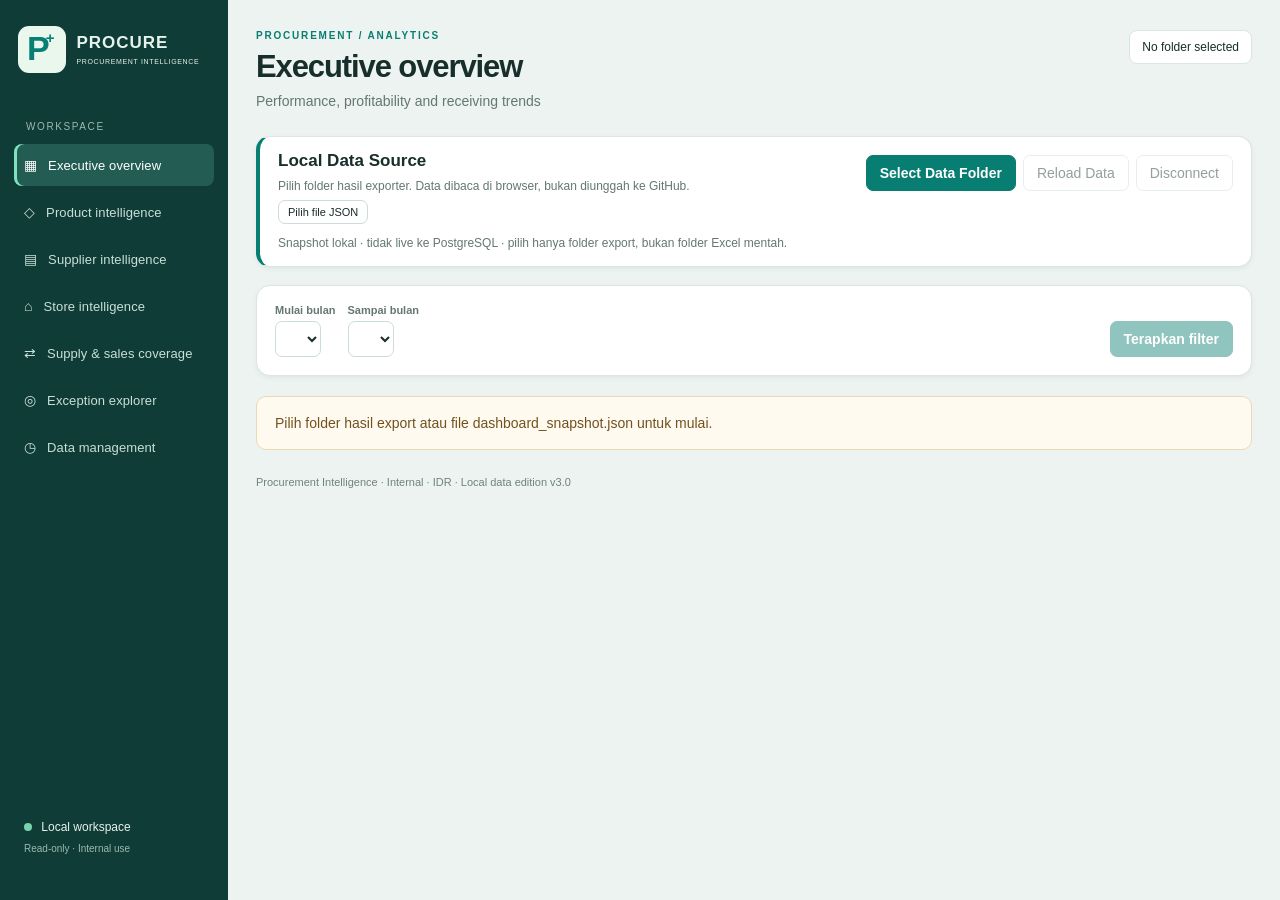
<file: index.html>
<!doctype html><html lang="id"><head><meta charset="utf-8"><meta name="viewport" content="width=device-width,initial-scale=1"><meta http-equiv="Content-Security-Policy" content="default-src 'none'; script-src 'self'; style-src 'self'; img-src 'self' data:; connect-src 'none'; object-src 'none'; base-uri 'none'; form-action 'none'; font-src 'self'"> <meta name="referrer" content="no-referrer"><title>Procurement Intelligence | Local Data</title><link rel="stylesheet" href="./style.css"><script defer src="./local-data.js"></script><script defer src="./app.js"></script></head><body>
<aside><div class="brand"><div class="logo">P<span>+</span></div><div><strong>PROCURE</strong><small>PROCUREMENT INTELLIGENCE</small></div></div><div class="nav-label">WORKSPACE</div><nav id="nav"><button data-page="overview" class="active">▦ <span>Executive overview</span></button><button data-page="products">◇ <span>Product intelligence</span></button><button data-page="suppliers">▤ <span>Supplier intelligence</span></button><button data-page="stores">⌂ <span>Store intelligence</span></button><button data-page="coverage">⇄ <span>Supply & sales coverage</span></button><button data-page="quality">◎ <span>Exception explorer</span></button><button data-page="imports">◷ <span>Data management</span></button></nav><div class="aside-foot"><span class="dot"></span> Local workspace<br><small>Read-only · Internal use</small></div></aside>
<main><header><div><div class="eyebrow">PROCUREMENT / ANALYTICS</div><h1 id="title">Executive overview</h1><p id="subtitle">Performance, profitability and receiving trends</p></div><div class="status" id="status">No folder selected</div></header>
<section class="panel source-panel"><div class="panel-head"><div><h2>Local Data Source</h2><p id="sourceInfo">Pilih folder hasil exporter. Data dibaca di browser, bukan diunggah ke GitHub.</p></div><div class="source-actions"><button id="chooseFolder" class="primary">Select Data Folder</button><button id="reloadFolder" disabled>Reload Data</button><button id="disconnect" disabled>Disconnect</button></div></div><input id="folderPicker" type="file" webkitdirectory multiple hidden><input id="filePicker" type="file" accept=".json" hidden><button id="chooseFile">Pilih file JSON</button><p class="compact">Snapshot lokal · tidak live ke PostgreSQL · pilih hanya folder export, bukan folder Excel mentah.</p></section><section class="filters" id="filters"><div><label for="start">Mulai bulan</label><select id="start"></select></div><div><label for="end">Sampai bulan</label><select id="end"></select></div><div id="rankFilters" class="rank-filters" hidden><div><label for="globalScope">Scope</label><select id="globalScope"><option value="merchandise">Merchandise</option><option value="nonmerchandise">Non-merchandise</option><option value="all">Consolidated</option></select></div><div><label for="pic">PIC (aktif)</label><select id="pic"></select></div><div><label for="brandFilter">Brand (snapshot)</label><select id="brandFilter"></select></div><div><label for="division">Division (snapshot)</label><select id="division"></select></div><div><label for="department">Department (snapshot)</label><select id="department"></select></div></div><div class="spacer"></div><button id="export" hidden>Export CSV</button><button id="apply" class="primary">Terapkan filter</button></section><div id="message" role="status"></div><div id="content" aria-live="polite"></div><dialog id="detailDialog"><div class="dialog-head"><h2 id="detailTitle">Detail</h2><button id="closeDetail">Tutup ×</button></div><div id="detailBody"></div></dialog><footer>Procurement Intelligence · Internal · IDR · Local data edition v3.0</footer></main></body></html>
</file>
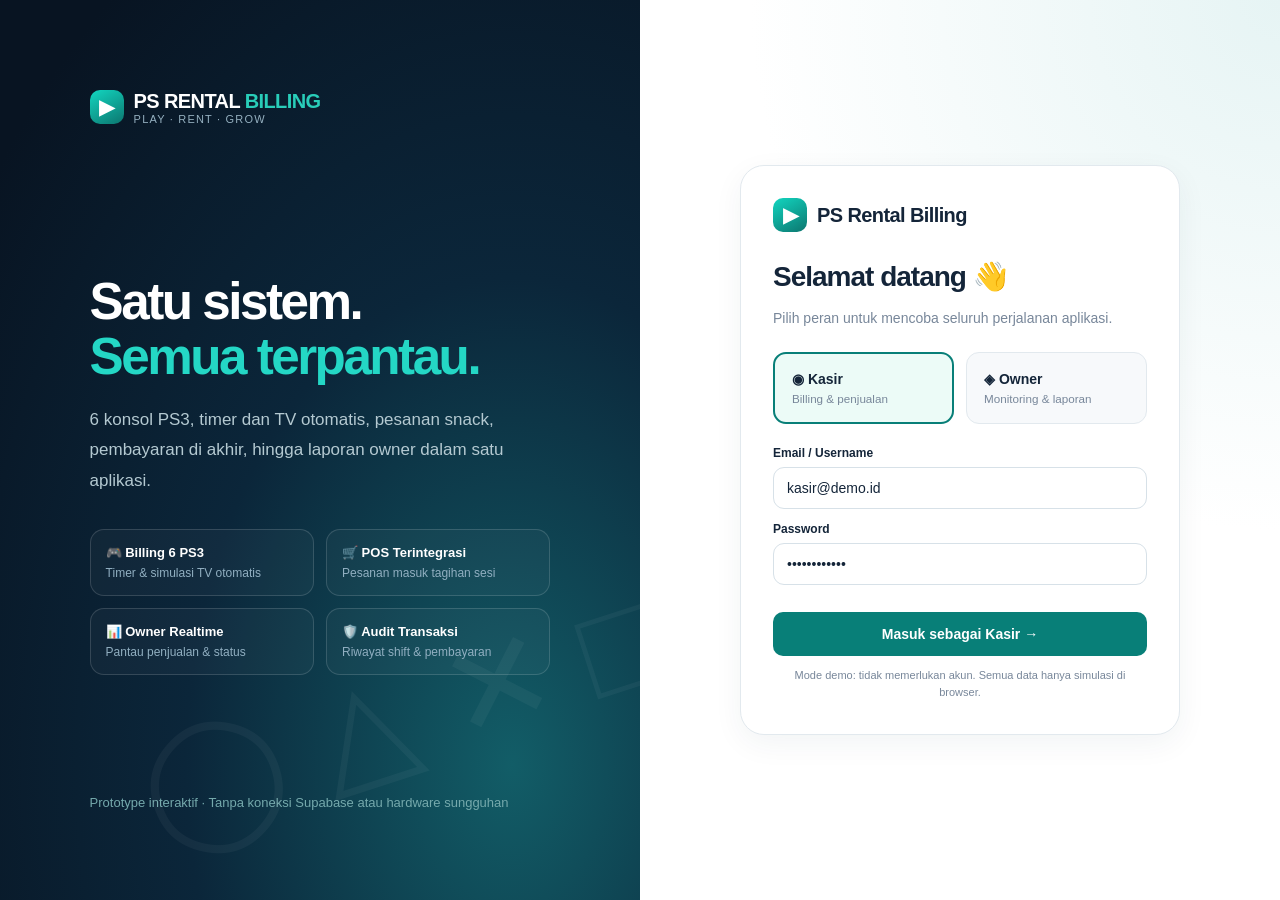
<file: PS_Rental_Billing_UIUX_v0.3_Interaktif.html>
<!DOCTYPE html>
<html lang="id"><head><meta charset="utf-8"><meta name="viewport" content="width=device-width, initial-scale=1"><title>PS Rental Billing — v0.3 Audit & POS Interactive</title>
<style>
:root{--navy:#0b1725;--navy2:#142538;--teal:#087f78;--teal2:#0da596;--light:#f3f7f8;--card:#fff;--txt:#142539;--muted:#78879a;--border:#e2e9ee;--shadow:0 9px 30px rgba(24,52,73,.055);--orange:#ef922f;--red:#dc5660;--blue:#347fca;--green:#129775}
*{box-sizing:border-box}body{margin:0;background:var(--light);color:var(--txt);font-family:Inter,ui-sans-serif,-apple-system,BlinkMacSystemFont,"Segoe UI",sans-serif;font-size:14px}button,input,select,textarea{font:inherit}button{cursor:pointer;border:0}button:disabled{opacity:.42;cursor:not-allowed}.hidden{display:none!important}
#app{min-height:100vh}.login{min-height:100vh;display:grid;grid-template-columns:1fr 1fr;background:white}.hero{position:relative;overflow:hidden;background:radial-gradient(ellipse at 80% 85%,#125d67 0%,#0b263a 45%,#081422 90%);color:white;padding:clamp(32px,7vw,96px);display:flex;flex-direction:column;justify-content:space-between}.hero:before{content:"◯  △  ✕  □";position:absolute;bottom:12%;right:-5%;font-size:130px;opacity:.04;transform:rotate(-18deg);white-space:nowrap}.brand{font-size:20px;font-weight:840;letter-spacing:-.6px;display:flex;align-items:center;gap:10px}.brandmark{display:inline-flex;width:34px;height:34px;border-radius:10px;background:linear-gradient(150deg,#12d6c0,#0c766f);align-items:center;justify-content:center;color:white;font-weight:900}.subbrand{font-size:11px;font-weight:500;color:#95b0c0;letter-spacing:1.2px}.hero h1{font-size:clamp(35px,4vw,60px);line-height:1.07;letter-spacing:-2.5px;margin:30px 0 20px}.hero h1 em{font-style:normal;color:#24d7c5}.hero p{color:#b4c9d1;max-width:530px;font-size:17px;line-height:1.8}.features{display:grid;grid-template-columns:repeat(2,minmax(0,1fr));gap:12px;margin-top:32px}.feature{padding:15px;border:1px solid #ffffff25;background:#ffffff08;border-radius:14px;font-size:13px}.feature strong{display:block;margin-bottom:5px}.feature span{color:#91afc1;font-size:12px}.hero-bottom{color:#75a9ac;font-size:13px}.login-right{padding:40px;display:grid;place-items:center;background:radial-gradient(circle at 100% 0%,#e6f4f4,white 48%)}.login-card{width:min(440px,100%);background:white;border:1px solid var(--border);box-shadow:var(--shadow);border-radius:24px;padding:32px}.login-card h2{font-size:28px;margin:28px 0 8px;letter-spacing:-1px}.login-card p{color:var(--muted);line-height:1.6}.role-pick{display:grid;grid-template-columns:1fr 1fr;gap:12px;margin:22px 0}.role-btn{background:#f7f9fb;border:1px solid var(--border);padding:17px;text-align:left;border-radius:13px;font-weight:750;color:var(--txt)}.role-btn small{display:block;font-weight:400;color:var(--muted);margin-top:5px}.role-btn.selected{border:2px solid var(--teal);background:#ecfbf7}.field{display:flex;flex-direction:column;gap:7px;margin:13px 0}.field label{font-size:12px;font-weight:750}.field input,.field select,.field textarea,.text-input{width:100%;padding:12px 13px;background:white;border:1px solid #d7e1e8;border-radius:11px;outline:none;color:var(--txt)}.field input:focus,.field select:focus,.text-input:focus{border-color:var(--teal);box-shadow:0 0 0 3px #0a918312}.hint{font-size:11px;color:var(--muted);line-height:1.5}.btn{border-radius:10px;padding:10px 14px;background:var(--teal);color:white;font-weight:750;display:inline-flex;align-items:center;justify-content:center;gap:7px;transition:.12s}.btn:hover{filter:brightness(.95)}.btn.ghost{background:white;color:#30445a;border:1px solid var(--border)}.btn.warn{background:#fef0e9;color:#c55b29}.btn.danger{background:#fff0f2;color:#cb4250}.btn.blue{background:#e8f2ff;color:#2c75b9}.btn.small{padding:7px 10px;font-size:12px}.btn.full{width:100%}.btn.dark{background:var(--navy)}
.shell{display:flex;min-height:100vh}.sidebar{width:244px;flex:0 0 244px;background:linear-gradient(180deg,#0d2130,#091722);color:#f0f7f8;display:flex;flex-direction:column;padding:24px 14px 18px;position:sticky;top:0;height:100vh;overflow-y:auto}.side-brand{padding:0 12px 25px}.nav-title{font-size:10px;letter-spacing:2px;color:#7592a6;padding:16px 13px 10px;font-weight:800}.navbtn{display:flex;width:100%;align-items:center;gap:11px;padding:12px 14px;color:#b4c5d1;background:none;text-align:left;border-radius:11px;margin:2px 0;font-size:13px}.navbtn:hover{background:#ffffff11;color:white}.navbtn.active{background:linear-gradient(100deg,#0b857f,#0a777c);color:white;font-weight:750}.navbtn .ic{font-size:17px;width:22px;text-align:center}.navbtn .ntag{margin-left:auto;background:#d84e54;color:white;font-size:10px;padding:2px 6px;border-radius:20px}.sidefoot{margin-top:auto;border-top:1px solid #ffffff1b;padding:18px 12px 3px;color:#7894a6;font-size:11px;line-height:1.8}.main{flex:1;min-width:0}.topbar{height:76px;background:white;border-bottom:1px solid var(--border);display:flex;align-items:center;justify-content:space-between;padding:0 27px;gap:12px}.topbar-title{font-weight:800;font-size:18px;letter-spacing:-.5px}.topbar-sub{font-size:12px;color:var(--muted);margin-top:5px}.topright{display:flex;align-items:center;gap:11px}.demo-pill{font-size:10px;letter-spacing:.8px;font-weight:850;background:#fff1d8;color:#9e6622;padding:7px 9px;border-radius:8px}.avatar{width:34px;height:34px;border-radius:100px;display:grid;place-items:center;background:#dff5ed;font-weight:800;color:var(--teal)}.role-inline{font-weight:750;font-size:12px}.role-inline small{color:var(--muted);display:block;font-weight:400;margin-top:2px}.content{max-width:1600px;margin:auto;padding:27px 28px 65px}.pagehead{display:flex;align-items:flex-start;justify-content:space-between;gap:12px;margin:0 0 22px}.pagehead h1{font-size:25px;letter-spacing:-1px;margin:0 0 6px}.pagehead p{color:var(--muted);margin:0;line-height:1.5}.actions{display:flex;gap:8px;align-items:center;flex-wrap:wrap}.stats{display:grid;grid-template-columns:repeat(4,minmax(0,1fr));gap:13px;margin-bottom:20px}.stat{padding:19px;border-radius:16px;background:white;border:1px solid var(--border);box-shadow:var(--shadow);min-height:112px}.stat .statlabel{font-size:12px;color:var(--muted)}.stat .val{font-size:24px;font-weight:850;margin-top:9px;letter-spacing:-1px}.stat .statfoot{font-size:11px;color:var(--muted);margin-top:5px}.stat-ic{width:34px;height:34px;border-radius:10px;display:grid;place-items:center;background:#e3f6f1;color:var(--teal);font-size:17px;float:right}.panel{background:white;border:1px solid var(--border);border-radius:17px;padding:18px;box-shadow:var(--shadow)}.panel-title{font-weight:800;font-size:15px;margin-bottom:14px;display:flex;justify-content:space-between;align-items:center;gap:8px}.layout-main{display:grid;grid-template-columns:minmax(0,1fr) 280px;gap:15px}.console-grid{display:grid;grid-template-columns:repeat(3,minmax(0,1fr));gap:12px}.console-card{min-width:0;border:1px solid var(--border);border-radius:15px;background:white;padding:16px;display:flex;flex-direction:column;gap:11px}.console-card.available{background:linear-gradient(180deg,#fff,#fcfefe)}.console-card.expired{border-color:#f4cfd2}.con-name{font-weight:850;font-size:17px}.mini{font-size:11px;color:var(--muted)}.badg{padding:5px 8px;border-radius:7px;font-size:10px;font-weight:800;display:inline-flex;align-items:center;gap:5px;white-space:nowrap}.badg.available{background:#e6f7ee;color:#15895e}.badg.active{background:#e8f0ff;color:#287acb}.badg.soon{background:#fff0da;color:#bb6a11}.badg.expired{background:#ffe8e8;color:#d84d55}.badg.offline{background:#f5e9e6;color:#ae5749}.con-row{display:flex;align-items:center;justify-content:space-between;gap:5px}.lcd{background:#f2f8fa;border-radius:12px;text-align:center;padding:16px 8px}.lcd .timer{font-variant-numeric:tabular-nums;font-size:28px;letter-spacing:-.9px;font-weight:850;color:#136f8a}.expired .lcd .timer{color:var(--red)}.lcd .label{font-size:11px;color:var(--muted);margin-top:5px}.bar{height:6px;background:#e8edf1;border-radius:8px;overflow:hidden}.bar>div{height:100%;background:linear-gradient(90deg,#0da894,#118b7a)}.bar.red>div{background:#dd5861}.bar.orange>div{background:#ed9337}.con-actions{display:flex;gap:6px;margin-top:auto;flex-wrap:wrap}.con-actions .btn{flex:1;font-size:11px;padding:9px 7px}.list-row{display:flex;align-items:center;justify-content:space-between;gap:10px;padding:12px 0;border-bottom:1px solid #edf0f3;font-size:12px}.list-row:last-child{border-bottom:none}.tag-dot{width:8px;height:8px;background:var(--teal);border-radius:50%;display:inline-block;margin-right:6px}.tag-dot.red{background:var(--red)}.tag-dot.orange{background:var(--orange)}.tag-dot.blue{background:var(--blue)}.muted{color:var(--muted)}.accent{color:var(--teal)}.redtxt{color:var(--red)}.strong{font-weight:800}.fine{font-size:11px;color:var(--muted)}.two-col{display:grid;grid-template-columns:1.35fr 1fr;gap:15px}.cols-2{display:grid;grid-template-columns:1fr 1fr;gap:15px}.cols-3{display:grid;grid-template-columns:repeat(3,1fr);gap:15px}.sectionspace{margin-top:16px}.note{background:#e8f7f4;border:1px solid #ceece6;border-radius:11px;padding:13px;color:#176e67;font-size:12px;line-height:1.5}.note.yellow{background:#fff8e9;border-color:#f3e6c2;color:#8d6421}.note.red{background:#fff1f2;border-color:#f4d3d8;color:#a53f48}.table-wrap{overflow:auto}.tbl{width:100%;border-collapse:collapse;white-space:nowrap;text-align:left;font-size:12px}.tbl th{font-size:10px;letter-spacing:.65px;text-transform:uppercase;color:#8595a4;font-weight:800;background:#f6f9fa;padding:13px 12px}.tbl td{border-bottom:1px solid #edf0f2;padding:13px 12px}.tbl tr:last-child td{border-bottom:none}.filterbar{display:flex;gap:8px;align-items:center;margin-bottom:14px;flex-wrap:wrap}.filterbar .text-input{max-width:280px}.product-grid{display:grid;grid-template-columns:repeat(3,minmax(0,1fr));gap:11px}.prod-card{border:1px solid var(--border);border-radius:14px;padding:14px;display:flex;flex-direction:column;gap:8px}.prod-emo{width:42px;height:42px;display:grid;place-items:center;background:#eaf6f1;border-radius:12px;font-size:23px}.cartline{display:flex;align-items:center;justify-content:space-between;gap:7px;padding:10px 0;border-bottom:1px solid #edf1f3;font-size:12px}.qty{display:flex;gap:9px;align-items:center}.qty button{width:25px;height:25px;background:#f0f6f6;border-radius:7px;color:#127f74;font-weight:800}.pos-layout{display:grid;grid-template-columns:minmax(0,1fr) 330px;gap:15px}.sticky-panel{position:sticky;top:12px;align-self:start}.bar-chart{height:160px;display:flex;gap:11px;align-items:flex-end;justify-content:space-around;border-bottom:1px solid #dce6e9;padding:0 8px}.bar-chart>div{flex:1;max-width:48px;background:linear-gradient(180deg,#21b9aa,#0c8079);border-radius:7px 7px 0 0;position:relative;min-height:6px}.bar-chart>div small{position:absolute;top:-20px;width:100%;text-align:center;color:#55707b;font-size:10px}.chartlabels{display:flex;gap:11px;justify-content:space-around;font-size:10px;color:var(--muted);margin-top:8px}.chartlabels span{flex:1;text-align:center}.device{display:flex;align-items:center;gap:11px;padding:14px;border:1px solid var(--border);border-radius:12px;margin-bottom:8px}.device-icon{width:38px;height:38px;background:#e8f6f3;border-radius:9px;display:grid;place-items:center;font-size:20px}.stockbar{height:7px;background:#e9eeee;border-radius:6px;overflow:hidden}.stockbar>div{height:100%;background:#17a68f}.modalback{position:fixed;inset:0;background:#0718279c;z-index:20;display:flex;justify-content:center;align-items:center;padding:18px}.modal{width:min(560px,100%);max-height:92vh;overflow:auto;background:white;border-radius:19px;padding:23px;box-shadow:0 30px 75px #081a2e55}.modalhead{display:flex;justify-content:space-between;align-items:center;margin-bottom:18px}.modalhead h2{margin:0;font-size:20px;letter-spacing:-.6px}.xbtn{width:29px;height:29px;border-radius:8px;background:#f0f4f5;color:#42596a;font-size:19px}.modalactions{display:flex;gap:9px;justify-content:flex-end;margin-top:20px}.hr{border:none;height:1px;background:var(--border);margin:15px 0}.receipt-row{display:flex;justify-content:space-between;margin:10px 0;gap:10px}.receipt-total{font-size:25px;font-weight:850}.toast{position:fixed;bottom:24px;right:24px;background:#122b35;color:white;border-radius:12px;padding:13px 19px;font-size:12px;box-shadow:0 15px 40px #0b202e45;z-index:50;max-width:380px}.mobbar{display:none}.chiplike{background:#eff6f5;padding:5px 9px;border-radius:7px;color:#277f78;font-size:10px;font-weight:750}.table-actions{display:flex;gap:6px}.divider{height:1px;background:var(--border);margin:14px 0}
@media(max-width:1180px){.sidebar{width:205px;flex-basis:205px}.console-grid{grid-template-columns:repeat(2,1fr)}.layout-main{grid-template-columns:minmax(0,1fr) 255px}.stats{grid-template-columns:repeat(2,1fr)}}
@media(max-width:850px){.sidebar{display:none}.topbar{height:65px;padding:0 15px}.content{padding:18px 13px 92px}.layout-main,.pos-layout,.two-col,.cols-2{grid-template-columns:1fr}.console-grid{grid-template-columns:repeat(2,1fr)}.product-grid{grid-template-columns:repeat(2,minmax(0,1fr))}.sticky-panel{position:static}.mobbar{display:flex;position:fixed;bottom:0;left:0;right:0;background:white;box-shadow:0 -6px 25px #102d3c18;padding:6px 6px max(7px,env(safe-area-inset-bottom));z-index:10;border-top:1px solid var(--border);justify-content:space-around}.mobbar button{background:none;color:#7a8a97;font-size:10px;display:flex;flex-direction:column;gap:3px;align-items:center;min-width:50px}.mobbar button.active{color:var(--teal);font-weight:800}.mobbar span{font-size:19px}.login{grid-template-columns:1fr}.hero{min-height:265px;padding:32px}.hero h1{font-size:32px;margin:22px 0 10px}.hero p{font-size:13px;margin:0}.features,.hero-bottom{display:none}.login-right{padding:22px}.login-card{padding:23px}.topright .role-inline{display:none}}
@media(max-width:570px){.stats{grid-template-columns:repeat(2,minmax(0,1fr));gap:8px}.stat{padding:14px;min-height:92px}.stat .val{font-size:19px}.console-grid{grid-template-columns:1fr}.pagehead h1{font-size:21px}.pagehead{flex-wrap:wrap}.topbar-title{font-size:15px}.topbar-sub{font-size:10px}.topright{gap:5px}.topbar .btn.small{font-size:11px;padding:7px}.cols-3{grid-template-columns:1fr}.modal{padding:17px}}

/* V2: shift audit, cash-change panel, owner trends */
.category-icon{width:42px;height:42px;display:grid;place-items:center;border-radius:12px;font-size:23px;background:#eaf6f1}.category-icon.snack{background:#fff1df}.category-icon.makanan{background:#fff0e9}
.shiftlock{border:1px solid #f3d4bc;background:#fff8ee;color:#96621c;padding:14px 16px;border-radius:12px;margin-bottom:16px;font-size:13px}
.shiftok{border:1px solid #bde9d9;background:#e8faf2;color:#136c51;padding:12px 15px;border-radius:12px;margin-bottom:16px;font-size:13px;display:flex;align-items:center;justify-content:space-between;gap:12px;flex-wrap:wrap}
.chartfilter{display:flex;gap:5px;flex-wrap:wrap}.chartfilter button{background:#f2f6f8;color:#536575;border-radius:8px;padding:7px 11px;font-size:11px;font-weight:750}.chartfilter button.selected{background:#087f78;color:#fff}
.bar-chart>div.emptybar{background:#dce9e9}.bar-chart>div{min-width:12px}.cashbox{background:#eefaf5;border:1px solid #c8ebda;border-radius:13px;padding:14px}.cashbox .value{font-size:22px;font-weight:850;color:#0c8669}.cashbox .value.danger{color:#c44b50}.cashoptions{display:flex;gap:7px;flex-wrap:wrap}.cashoptions button{background:#fff;border:1px solid #d6e5e0;border-radius:8px;padding:6px 10px;font-size:11px;color:#23645b}
.audit-card{border:1px solid var(--border);background:#fff;border-radius:13px;padding:14px}.audit-num{font-size:20px;font-weight:850}.audit-grid{display:grid;grid-template-columns:repeat(3,minmax(0,1fr));gap:12px}.audit-grid .audit-card .fine{margin-bottom:6px}.exp-bar{height:8px;background:#ebf1f2;border-radius:8px;overflow:hidden;margin:5px 0 11px}.exp-bar>div{height:100%;background:#dc9c54;border-radius:8px}
@media(max-width:570px){.audit-grid{grid-template-columns:repeat(2,minmax(0,1fr))}.chartfilter{margin-top:8px}}

/* v0.3 · Owner audit and cash control */
.kpi-alert{display:flex;gap:10px;align-items:center;padding:14px;border:1px solid #f3d7c8;background:#fffbf4;border-radius:13px}.kpi-alert .count{font-size:23px;font-weight:850;color:#a85b16}
.tabrow{display:flex;gap:8px;flex-wrap:wrap;align-items:center;margin:0 0 16px}.tabrow .btn.selected{background:#087f78;color:#fff;border-color:#087f78}
.mini-date{width:180px!important;padding:9px!important}.audit-item{border:1px solid var(--border);border-radius:13px;padding:14px;margin-bottom:9px;background:#fff}.audit-item.critical{border-left:4px solid #d65058}.audit-item.warning{border-left:4px solid #e2a04d}.audit-item.info{border-left:4px solid #648dad}.audit-item.resolved{opacity:.58}
.flex-between{display:flex;justify-content:space-between;align-items:center;gap:12px;flex-wrap:wrap}.alert-tag{font-size:10px;text-transform:uppercase;letter-spacing:.6px;font-weight:850;color:#986320}.alert-tag.critical{color:#d54d58}.alert-tag.info{color:#457eaa}.tag-soft{background:#f4f8fa;border:1px solid var(--border);padding:5px 8px;border-radius:8px;font-size:11px;color:#53667a}
.denomgrid{display:grid;grid-template-columns:repeat(2,minmax(0,1fr));gap:10px}.denom{padding:8px 11px;border:1px solid var(--border);border-radius:10px}.denom input{width:84px;padding:7px 9px;border-radius:7px;border:1px solid #d6e1e8}.denomlabel{color:var(--muted);font-size:11px}
.summary-chip{border:1px solid #e0e9ef;background:#f7fbfc;border-radius:10px;padding:11px;min-height:65px}.summary-chip b{display:block;font-size:16px;margin:6px 0 0}.simple-bars{display:flex;align-items:flex-end;gap:3px;height:96px;background:linear-gradient(0deg,#f2f6f7 1px,transparent 1px);background-size:100% 24px;padding:5px 1px}.simple-bars .col{flex:1;min-width:5px;background:#16968a;border-radius:5px 5px 0 0}
.cashmix{display:grid;grid-template-columns:repeat(3,1fr);gap:9px}.cashmix>div{border:1px solid var(--border);padding:12px;border-radius:11px}
.timeline{border-left:2px solid #cee4df;padding-left:13px;margin:10px 0}.timeline .event{padding:10px 0;position:relative}.timeline .event:before{content:'';position:absolute;left:-19px;top:16px;width:9px;height:9px;border-radius:9px;background:#078f81}
@media(max-width:600px){.denomgrid,.cashmix{grid-template-columns:1fr}.mini-date{width:100%!important}}
</style></head><body><div id="app"></div><div id="toast" class="toast hidden"></div>
<script>
(()=>{
const money=x=>'Rp '+Math.round(x||0).toLocaleString('id-ID');
const esc=x=>String(x??'').replace(/[&<>"']/g,c=>({'&':'&amp;','<':'&lt;','>':'&gt;','"':'&quot;',"'":'&#39;'}[c]));
const icons={dash:'▦',bill:'🎮',pos:'🛒',transactions:'▤',shift:'◷',activity:'☷',owner:'◈',monitor:'▣',finance:'▥',products:'▣',devices:'◉',staff:'♙',settings:'⚙',logout:'↪'};
const categoryIcon=cat=>({'Minuman':'🥤','Makanan':'🍜','Snack':'🍿'}[cat]||'🛍️');
const products=[{id:1,name:'Es Teh Manis',cat:'Minuman',icon:'🧋',price:4000,cost:1500,stock:32,min:8},{id:2,name:'Air Mineral',cat:'Minuman',icon:'💧',price:3000,cost:1800,stock:45,min:10},{id:3,name:'Kopi Sachet',cat:'Minuman',icon:'☕',price:5000,cost:2200,stock:27,min:8},{id:4,name:'Mi Instan',cat:'Makanan',icon:'🍜',price:8000,cost:4500,stock:19,min:7},{id:5,name:'Keripik Kentang',cat:'Snack',icon:'🥔',price:6000,cost:3800,stock:16,min:6},{id:6,name:'Roti Cokelat',cat:'Snack',icon:'🍞',price:5000,cost:3000,stock:5,min:8},{id:7,name:'Es Jeruk',cat:'Minuman',icon:'🍊',price:6000,cost:2200,stock:24,min:6},{id:8,name:'Permen',cat:'Snack',icon:'🍬',price:2000,cost:1000,stock:40,min:10}];
const base=Date.now();
const C=(id,status,mins=0,duration=0,orders=[])=>({id,status,started:status==='available'?0:base-(duration-mins)*60000,end:status==='active'?base+mins*60000:status==='expired'?base-5*60000:0,duration,orders,prepMinutes:5,prepUntil:status==='available'?0:base-(duration-mins)*60000+5*60000,rate:5000,extended:0,tv:status==='active'?'on':'off',lastCommand:'SIMULASI',customer:status==='available'?'':`Pelanggan ${id}`,commandAt:base});
const state={role:null,page:'billing',consoles:[C(1,'available'),C(2,'active',78,120),C(3,'available'),C(4,'active',14,60),C(5,'expired',0,120,[{pid:1,qty:2,price:4000,cost:1500},{pid:5,qty:1,price:6000,cost:3800}]),C(6,'available')],products,transactions:[{id:'TRX-001',type:'Rental',label:'PS3 01 · 2 jam',rental:10000,pos:0,cogs:0,amount:10000,method:'Tunai',paid:true,time:base-135*60000,shiftId:1,actor:'Kasir Demo'},{id:'TRX-002',type:'POS',label:'Es Teh ×2, Mi Instan',rental:0,pos:16000,cogs:7500,amount:16000,method:'QRIS',paid:true,time:base-72*60000,shiftId:1,actor:'Kasir Demo'},{id:'TRX-003',type:'Rental + POS',label:'PS3 06 · 3 jam + minuman',rental:15000,pos:5000,cogs:2200,amount:20000,method:'Tunai',paid:true,time:base-28*60000,shiftId:1,actor:'Kasir Demo'}],ordersCart:{},posTarget:'walkin',posCategory:'Semua',posSearch:'',clockOffset:0,modal:null,logs:[],expense:[{name:'Es batu dan gelas',category:'Bahan & Persediaan',value:25000,at:base-900000,shiftId:1,actor:'Kasir Demo'}],shiftActive:true,cashOpen:200000,activeShiftId:1,shiftSeq:1,shiftRecords:[{id:1,employee:'Kasir Demo',started:base-180*60000,ended:null,cashOpen:200000}],selectedRole:'kasir',trendPeriod:'hari',settings:{rate:5000,warn:10,prep:5},toast:null};
Object.assign(state,{txPeriod:'today',txDate:'',auditPeriod:'today',auditDate:'',auditReviews:{},stockMovements:[],posOrders:[],ownerMovements:[],dayClosures:[],pendingExpenses:[],expenseSeq:1,corrections:[],maintenance:[],deviceOnline:{},lastActionSeq:1,closedShiftView:null});
state.products.forEach(p=>{p.expires=p.expires||'';p.supplier=p.supplier||'Belum dicatat';p.stockOpening=p.stock;});
state.consoles.forEach(c=>{c.originShiftId=c.status==='available'?null:1;c.sessionCode=c.status==='available'?null:'SESI-'+String(c.id).padStart(2,'0')+'-DEMO';c.prepOriginal=c.prepUntil;c.lastHeartbeat=base;c.orders.forEach((o,i)=>{o.status=o.status||'handed';o.orderId=o.orderId||'DEMO-'+c.id+'-'+i;o.at=o.at||base-30*60000;o.actor=o.actor||'Kasir Demo';});});
state.shiftRecords[0].actor='Kasir Demo';
const app=document.querySelector('#app');
const now=()=>Date.now()+state.clockOffset;
const fmtTime=t=>new Date(t).toLocaleTimeString('id-ID',{hour:'2-digit',minute:'2-digit',timeZone:'Asia/Jakarta'});
const fmtDate=t=>new Date(t).toLocaleDateString('id-ID',{day:'2-digit',month:'short',year:'numeric',timeZone:'Asia/Jakarta'});
const pad=n=>String(Math.floor(n)).padStart(2,'0');
const durationText=m=>pad(Math.floor(m/60))+':'+pad(m%60)+':00';
const countdown=c=>c.status==='expired'?0:Math.max(0,Math.ceil((c.end-now())/1000));
const countdownText=s=>pad(Math.floor(s/3600))+':'+pad(Math.floor((s%3600)/60))+':'+pad(s%60);
const active=()=>state.consoles.filter(c=>c.status==='active');
const unfinished=()=>state.consoles.filter(c=>c.status==='expired');
const sold=()=>state.transactions.filter(t=>t.paid).reduce((s,t)=>s+t.amount,0);
const rentalSales=()=>state.transactions.filter(t=>t.paid).reduce((s,t)=>s+t.rental,0);
const posSales=()=>state.transactions.filter(t=>t.paid).reduce((s,t)=>s+t.pos,0);
const unpaid=()=>state.consoles.filter(c=>c.status!=='available').reduce((s,c)=>s+calcBill(c).total,0);
const calcBill=c=>{const rental=c.duration/60*(c.rate||state.settings.rate);const snacks=c.orders.reduce((s,o)=>s+o.price*o.qty,0);const cogs=c.orders.reduce((s,o)=>s+o.cost*o.qty,0);return {rental,snacks,cogs,discount:c.discount||0,total:Math.max(0,rental+snacks-(c.discount||0))}};
const shiftFor=id=>state.shiftRecords.find(sh=>sh.id===id);
const currentShift=()=>shiftFor(state.activeShiftId);
const shiftTx=id=>state.transactions.filter(t=>t.shiftId===id && t.paid);
const shiftEx=id=>state.expense.filter(e=>e.shiftId===id);
const shiftSummary=id=>{const payments=shiftTx(id);const expenses=shiftEx(id);const by=method=>payments.filter(t=>t.method===method).reduce((a,t)=>a+t.amount,0);const cash=by('Tunai'),qris=by('QRIS'),transfer=by('Transfer'),out=expenses.reduce((a,e)=>a+e.value,0),opening=shiftFor(id)?.cashOpen||0;return {payments,expenses,cash,qris,transfer,out,opening,total:cash+qris+transfer,drawer:opening+cash-out}};
const fmtFull=t=>t?`${fmtDate(t)}, ${fmtTime(t)} WIB`:'—';
const fmtYMD=t=>{const bits=new Intl.DateTimeFormat('en-GB',{timeZone:'Asia/Jakarta',year:'numeric',month:'2-digit',day:'2-digit'}).formatToParts(new Date(t));const obj={};bits.forEach(p=>obj[p.type]=p.value);return `${obj.year}-${obj.month}-${obj.day}`};
const trendData=()=>{const p=state.trendPeriod,ts=now(),current=fmtYMD(ts),[cy,cm,cd]=current.split('-').map(Number);const rows=[];for(let i=(p==='hari'?6:p==='bulan'?11:4);i>=0;i--){let key,label;if(p==='hari'){const d=new Date(Date.UTC(cy,cm-1,cd-i,12));key=d.toISOString().slice(0,10);label=d.toLocaleDateString('id-ID',{timeZone:'UTC',day:'2-digit',month:'short'});}else if(p==='bulan'){const d=new Date(Date.UTC(cy,cm-1-i,1,12));key=d.toISOString().slice(0,7);label=d.toLocaleDateString('id-ID',{timeZone:'UTC',month:'short',year:'2-digit'});}else{key=String(cy-i);label=key;}const amount=state.transactions.filter(t=>t.paid&&fmtYMD(t.time).startsWith(key)).reduce((a,t)=>a+t.amount,0);rows.push({key,label,amount});}return rows;};
const isInPeriod=(ts,period,date)=>{const key=fmtYMD(ts),current=fmtYMD(now());if(period==='all')return true;if(period==='today')return key===current;if(period==='custom')return !!date && key===date;if(period==='7days')return ts>=now()-7*86400000 && ts<=now();if(period==='month')return key.slice(0,7)===current.slice(0,7);if(period==='year')return key.slice(0,4)===current.slice(0,4);return true;};
const getPeriodLabel=(period,date)=>({today:'Hari ini',custom:date||'Pilih tanggal','7days':'7 hari terakhir',month:'Bulan berjalan',year:'Tahun berjalan',all:'Seluruh riwayat'}[period]||'Hari ini');
const inTxPeriod=ts=>isInPeriod(ts,state.txPeriod,state.txDate);
const filteredTransactions=()=>state.transactions.filter(t=>inTxPeriod(t.time));
const filteredExpenses=()=>state.expense.filter(e=>e.status!=='pending'&&inTxPeriod(e.at));
const filteredOwnerMovements=()=>state.ownerMovements.filter(m=>inTxPeriod(m.at));
const receivedForShift=id=>shiftTx(id).reduce((a,t)=>a+t.amount,0);
const track=(type,detail,info={})=>{const ev={id:'EV-'+String(state.lastActionSeq++).padStart(4,'0'),type,detail,at:now(),role:state.role||'kasir',shiftId:state.activeShiftId,...info};state.corrections.unshift(ev);return ev;};
const bookingByConsole=id=>state.consoles.find(c=>c.id===Number(id));
const shiftLabel=id=>id?'Shift #'+id:'—';
const outstandingForShift=id=>state.consoles.filter(c=>c.originShiftId===id&&c.status!=='available').reduce((v,c)=>v+calcBill(c).total,0);
const businessDay=ts=>{const d=new Date(ts-9*3600000);return fmtYMD(d.getTime());};
const getCashExpected=sh=>shiftSummary(sh.id).drawer+state.ownerMovements.filter(m=>m.shiftId===sh.id&&m.method==='Tunai').reduce((v,m)=>v+(m.kind==='setoran'?m.amount:-m.amount),0);
const auditItems=()=>{const a=[];const nowT=now();for(const sh of state.shiftRecords){if(sh.ended && sh.countedTotal!=null && sh.cashDiff!==0)a.push({key:'cash-'+sh.id,severity:'critical',title:'Selisih uang fisik Shift #'+sh.id,detail:'Selisih '+money(sh.cashDiff)+' · kasir '+sh.employee,at:sh.ended,section:'staff'});}
 for(const c of state.consoles){if(c.status==='expired')a.push({key:'unpaid-'+c.id,severity:'warning',title:'Tagihan PS3 '+pad(c.id)+' belum lunas',detail:'Nilai '+money(calcBill(c).total)+' · sesi sudah habis',at:c.end,section:'monitoring'});if(c.status==='active'&&c.tv!=='on')a.push({key:'tv-'+c.id,severity:'critical',title:'TV '+pad(c.id)+' perlu pemeriksaan',detail:'Sesi aktif tetapi status perintah TV bukan ON',at:nowT,section:'devices'});}
 for(const p of state.products){if(p.stock<=p.min)a.push({key:'stock-'+p.id,severity:'warning',title:'Stok '+p.name+' menipis',detail:'Tersisa '+p.stock+' · batas minimal '+p.min,at:nowT,section:'products'});if(p.expires && p.expires<=fmtYMD(nowT))a.push({key:'exp-'+p.id,severity:'critical',title:'Produk kedaluwarsa: '+p.name,detail:'Tanggal kedaluwarsa '+p.expires,at:nowT,section:'products'});}
 for(const p of state.pendingExpenses)a.push({key:'approval-'+p.id,severity:'warning',title:'Pengeluaran perlu persetujuan',detail:p.name+' · '+money(p.value)+' · '+p.actor,at:p.at,section:'audit'});
 const recentCancel=state.corrections.filter(c=>c.type==='cancel'&&nowT-c.at<=86400000);if(recentCancel.length>=2)a.push({key:'repeated-prep',severity:'warning',title:'Pembatalan billing berulang',detail:recentCancel.length+' pembatalan dalam 24 jam; periksa masa persiapan gratis',at:recentCancel[0].at,section:'audit'});
 for(const c of state.consoles){if(c.status==='active'&&c.prepUntil>nowT && nowT-c.started>state.settings.prep*60000+120000)a.push({key:'prep-'+c.id,severity:'info',title:'Periksa waktu persiapan PS3 '+pad(c.id),detail:'Masa persiapan lebih lama dari kebijakan',at:nowT,section:'monitoring'});}
 return a.sort((x,y)=>({critical:0,warning:1,info:2}[x.severity]-{critical:0,warning:1,info:2}[y.severity])||y.at-x.at);};
const openAuditCount=()=>auditItems().filter(x=>state.auditReviews[x.key]!=='resolved').length;
const cancelEligible=c=>!!c&&c.status==='active'&&c.orders.length===0&&now()<=c.prepUntil;
const findC=id=>state.consoles.find(c=>c.id===+id);
const product=id=>state.products.find(p=>p.id===+id);
const record=(text,type='general')=>{state.logs.unshift({text,time:now(),type,shiftId:state.activeShiftId,actor:state.role==='owner'?'Owner Demo':'Kasir Demo'});state.logs=state.logs.slice(0,70)};
const toast=(text)=>{const el=document.getElementById('toast');el.textContent=text;el.classList.remove('hidden');clearTimeout(state.toast);state.toast=setTimeout(()=>el.classList.add('hidden'),3100)};
const command=(c,on,why)=>{c.tv=on?'on':'off';c.commandAt=now();c.lastCommand='IR '+(on?'ON':'OFF')+' · SIMULASI';record(`ESP32 ${pad(c.id)}: perintah TV ${on?'ON':'OFF'} — ${why}`,'device')};
const checkExpired=()=>{let updated=false;state.consoles.forEach(c=>{if(c.status==='active'&&now()>=c.end){c.status='expired';command(c,false,'timer habis');record(`PS3 ${pad(c.id)} waktu habis; tagihan belum dibayar`,'warning');updated=true}});if(updated)render()};
const getNav=()=>state.role==='kasir'?[['bill','billing','Billing PS3'],['pos','pos','POS Snack & Minuman'],['transactions','transactions','Transaksi'],['shift','shift','Shift & Kas'],['activity','activity','Aktivitas']]:[['owner','overview','Ringkasan Owner'],['monitor','monitoring','Monitor Rental'],['finance','finance','Keuangan & Analitik'],['products','products','Produk & Stok'],['transactions','transactions','Transaksi'],['staff','staff','Karyawan & Shift'],['activity','audit','Audit & Pengawasan'],['devices','devices','ESP32 & TV'],['settings','settings','Pengaturan']];
const pageLabels={billing:'Billing PS3',pos:'POS Snack & Minuman',transactions:'Transaksi',shift:'Shift & Kas',activity:'Aktivitas',overview:'Dashboard Owner',monitoring:'Monitoring Rental',finance:'Keuangan & Analitik',products:'Produk & Persediaan',devices:'Perangkat TV & ESP32',staff:'Karyawan & Shift',audit:'Audit & Pengawasan',settings:'Pengaturan'};
const metric=(name,val,sub,icon)=>`<div class="stat"><div class="stat-ic">${icon}</div><div class="statlabel">${name}</div><div class="val">${val}</div><div class="statfoot">${sub}</div></div>`;
const periodBar=(prefix,period,date)=>`<div class="tabrow">${[['today','Hari Ini'],['7days','7 Hari'],['month','Bulan Ini'],['year','Tahun Ini'],['all','Semua']].map(([v,label])=>`<button class="btn small ${period===v?'':'ghost'}" data-action="${prefix}-period" data-period="${v}">${label}</button>`).join('')}<button class="btn small ${period==='custom'?'':'ghost'}" data-action="${prefix}-period" data-period="custom">Tanggal Tertentu</button>${period==='custom'?`<input type="date" class="text-input mini-date" id="${prefix}-date" value="${date||fmtYMD(now())}" aria-label="Pilih tanggal">`:''}</div>`;
const badgeStatus=(text,kind='available')=>`<span class="badg ${kind}">${esc(text)}</span>`;
const tinyKpi=(label,value)=>`<div class="summary-chip"><span class="fine">${label}</span><b>${value}</b></div>`;
const header=(title,subtitle,action='')=>`<div class="pagehead"><div><h1>${title}</h1><p>${subtitle}</p></div><div class="actions">${action}</div></div>`;
function login(){app.innerHTML=`<div class="login"><section class="hero"><div class="brand"><span class="brandmark">▶</span><span>PS RENTAL <b style="color:#29cdb9">BILLING</b><div class="subbrand">PLAY · RENT · GROW</div></span></div><div><h1>Satu sistem.<br><em>Semua terpantau.</em></h1><p>6 konsol PS3, timer dan TV otomatis, pesanan snack, pembayaran di akhir, hingga laporan owner dalam satu aplikasi.</p><div class="features"><div class="feature"><strong>🎮 Billing 6 PS3</strong><span>Timer & simulasi TV otomatis</span></div><div class="feature"><strong>🛒 POS Terintegrasi</strong><span>Pesanan masuk tagihan sesi</span></div><div class="feature"><strong>📊 Owner Realtime</strong><span>Pantau penjualan & status</span></div><div class="feature"><strong>🛡️ Audit Transaksi</strong><span>Riwayat shift & pembayaran</span></div></div></div><div class="hero-bottom">Prototype interaktif · Tanpa koneksi Supabase atau hardware sungguhan</div></section><section class="login-right"><div class="login-card"><div class="brand" style="color:var(--txt)"><span class="brandmark">▶</span> PS Rental Billing</div><h2>Selamat datang 👋</h2><p>Pilih peran untuk mencoba seluruh perjalanan aplikasi.</p><div class="role-pick"><button class="role-btn ${state.selectedRole==='kasir'?'selected':''}" data-action="choose-role" data-role="kasir">◉ Kasir<small>Billing & penjualan</small></button><button class="role-btn ${state.selectedRole==='owner'?'selected':''}" data-action="choose-role" data-role="owner">◈ Owner<small>Monitoring & laporan</small></button></div><div class="field"><label>Email / Username</label><input value="${state.selectedRole==='kasir'?'kasir@demo.id':'owner@demo.id'}" readonly></div><div class="field"><label>Password</label><input type="password" value="demopassword" readonly></div><button class="btn full" style="margin-top:14px;padding:14px" data-action="login">Masuk sebagai ${state.selectedRole==='kasir'?'Kasir':'Owner'} →</button><p class="hint" style="text-align:center;margin-bottom:0">Mode demo: tidak memerlukan akun. Semua data hanya simulasi di browser.</p></div></section></div>`;}
function shell(){const nav=getNav();const role=state.role;let c=renderPage();app.innerHTML=`<div class="shell"><aside class="sidebar"><div class="side-brand"><div class="brand"><span class="brandmark">▶</span><span>PS RENTAL<br>BILLING</span></div><div class="subbrand" style="padding:6px 0 0 45px">${role==='kasir'?'CASHIER TERMINAL':'OWNER CONTROL CENTER'}</div></div><div class="nav-title">MENU UTAMA</div>${nav.map(([ic,key,label])=>`<button class="navbtn ${state.page===key?'active':''}" data-action="nav" data-page="${key}"><span class="ic">${icons[ic]}</span>${label}${key==='monitoring'&&unfinished().length?`<span class="ntag">${unfinished().length}</span>`:''}</button>`).join('')}<div class="sidefoot"><div style="color:#21cab5;font-size:16px">△ ◯ ✕ ▢</div>6 PS3 · 6 ESP32 (simulasi)<br>v0.3 · UX PROTOTYPE<br><button class="navbtn" style="padding:10px 0" data-action="logout"><span class="ic">↪</span> Ganti Akun</button></div></aside><div class="main"><div class="topbar"><div><div class="topbar-title">${pageLabels[state.page]}</div><div class="topbar-sub">${fmtDate(now())} · <span id="clock">${fmtTime(now())}</span> WIB</div></div><div class="topright"><span class="demo-pill">MODE SIMULASI</span><div class="avatar">${role==='kasir'?'K':'O'}</div><div class="role-inline">${role==='kasir'?'Kasir Demo':'Owner Demo'}<small>${role==='kasir'?(state.shiftActive?'Shift ON · sejak '+fmtTime(currentShift()?.started):'Shift OFF · kasir terkunci'):'Hak akses owner'}</small></div><button class="btn ghost small" data-action="switch-role">⇄ Ganti Role</button></div></div><main class="content">${c}</main></div><div class="mobbar">${nav.slice(0,5).map(([ic,key,label])=>`<button class="${state.page===key?'active':''}" data-action="nav" data-page="${key}"><span>${icons[ic]}</span>${label.split(' ')[0]}</button>`).join('')}<button data-action="switch-role"><span>⇄</span>Role</button></div></div>${state.modal?renderModal():''}`;}
function renderPage(){switch(state.page){case'billing':return billing();case'pos':return pos();case'transactions':return transactions();case'shift':return shift();case'activity':return activity();case'overview':return overview();case'monitoring':return monitoring();case'finance':return finance();case'products':return productsPage();case'devices':return devices();case'staff':return staff();case'audit':return auditPage();case'settings':return settings();default:return billing()}}
function render(){if(!state.role)login();else shell();}
function consoleCard(c,readonly=false){const bill=calcBill(c),sec=countdown(c),mins=Math.ceil(sec/60),nearly=c.status==='active'&&mins<=state.settings.warn;const prepping=c.status==='active'&&now()<c.prepUntil;const prepSec=prepping?Math.max(0,Math.ceil((c.prepUntil-now())/1000)):0;const cls=c.status==='active'&&nearly?'soon':c.status;const paidSeconds=Math.max(0,sec-Math.ceil(Math.max(0,c.prepUntil-now())/1000));const pct=c.duration?Math.max(0,Math.min(100,100-paidSeconds/(c.duration*60)*100)):0;return `<div class="console-card ${cls}"><div class="con-row"><span class="con-name">PS3-${pad(c.id)}</span><span class="mini">📺 TV ${pad(c.id)} <span class="tag-dot ${c.tv==='on'?'':'red'}"></span></span></div><div class="con-row"><span class="badg ${cls}">${c.status==='available'?'● Tersedia':c.status==='expired'?'● Waktu Habis':prepping?'◷ Persiapan Gratis':nearly?'◉ Hampir Habis':'● Sedang Bermain'}</span><span class="chiplike">TV ${c.tv.toUpperCase()}</span></div>${c.status==='available'?`<div class="lcd" style="padding:25px 8px"><div style="font-size:32px">🎮</div><div class="label">Siap digunakan</div></div>`:`<div class="lcd"><div class="timer" ${prepping?`data-prep="${c.id}"`:`data-timer="${c.id}"`}>${c.status==='expired'?'00:00:00':prepping?countdownText(prepSec):countdownText(sec)}</div><div class="label" data-timer-label="${c.id}">${c.status==='expired'?'Tagihan belum lunas':prepping?`Persiapan gratis · ${c.prepMinutes} menit`:'Sisa waktu bermain'}</div></div><div class="bar ${c.status==='expired'?'red':nearly?'orange':''}"><div style="width:${c.status==='expired'?100:pct}%"></div></div><div class="con-row mini"><span>Paket ${c.duration} menit ${c.prepUntil?'(+ gratis '+c.prepMinutes+'m)':''}</span><b>${money(bill.total)}</b></div>`}<div class="con-actions">${readonly?`<button class="btn ghost full small" data-action="detail" data-id="${c.id}">Lihat Detail</button>`:!state.shiftActive?`<button class="btn ghost full small" disabled>Shift Off · Billing Terkunci</button>`:c.status==='available'?`<button class="btn full" data-action="open-start" data-id="${c.id}">▶ Mulai Billing</button>`:c.status==='active'?`<button class="btn ghost small" data-action="open-pos" data-id="${c.id}">+ Pesanan</button><button class="btn blue small" data-action="extend" data-id="${c.id}">+ Waktu</button><button class="btn warn small" data-action="early-stop" data-id="${c.id}">Selesai</button><button class="btn danger small" data-action="cancel-session" data-id="${c.id}">Batalkan</button>`:`<button class="btn small" data-action="checkout" data-id="${c.id}">Bayar ${money(bill.total)}</button><button class="btn blue small" data-action="extend" data-id="${c.id}">+ Waktu</button><button class="btn danger small" data-action="cancel-session" data-id="${c.id}">Batalkan</button>`}</div></div>`;}

function billing(){return `${header('Billing 6 Konsol PS3','Durasi dan kontrol TV otomatis, tagihan postpaid, serta pesanan pelanggan.','<button class="btn ghost small" data-action="fast" data-minutes="5">⏩ Demo +5 menit</button><button class="btn ghost small" data-action="fast" data-minutes="30">⏩ Demo +30 menit</button>')}${state.shiftActive?`<div class="shiftok"><span>● <b>Shift kasir aktif</b> · Sejak ${fmtFull(currentShift()?.started)} · Operasional billing dan POS diizinkan.</span><button class="btn ghost small" data-action="nav" data-page="shift">Lihat Shift</button></div>`:`<div class="shiftlock">⛔ <b>Shift kasir ditutup.</b> Mulai billing dan POS terkunci. <button class="btn ghost small" data-action="nav" data-page="shift">Buka Shift</button></div>`}<div class="note yellow" style="margin-bottom:16px">⏱ <b>Gratis ${state.settings.prep} menit persiapan:</b> TV menyala sejak tombol Mulai ditekan, tetapi durasi rental berbayar baru dihitung setelah waktu persiapan habis. Perintah TV/ESP32 hanya simulasi.</div><div class="stats">${metric('Total Konsol','6 Unit','6 TV & 6 pengendali ESP32','🎮')}${metric('Sedang Bermain',active().length,'Termasuk masa persiapan','▶')}${metric('Menunggu Bayar',unfinished().length,'TV OFF, tagihan masih terbuka','⏳')}${metric('Tagihan Berjalan',money(unpaid()),'Rental + pesanan belum lunas','🧾')}</div><div class="panel"><div class="panel-title">Status & Billing Konsol <span class="fine">Keenam unit · sinkronisasi timer simulasi</span></div><div class="console-grid">${state.consoles.map(c=>consoleCard(c)).join('')}</div></div>`;}

function logRows(limit=10){const ls=state.logs.slice(0,limit);return ls.length?ls.map(e=>`<div class="list-row"><div><span class="tag-dot ${e.type==='warning'?'orange':e.type==='device'?'blue':''}"></span>${esc(e.text)}</div><span class="fine" style="white-space:nowrap">${fmtTime(e.time)}</span></div>`).join(''):`<div class="fine">Belum ada aktivitas baru. Coba mulai sesi rental.</div>`}
function pos(){const filter=state.posCategory;const productsShown=state.products.filter(p=>(filter==='Semua'||p.cat===filter)&&p.name.toLowerCase().includes(state.posSearch.toLowerCase()));const total=Object.entries(state.ordersCart).reduce((s,[id,qty])=>s+(product(id)?.price||0)*qty,0);return `${header('POS Snack & Minuman','Pilih pelanggan rental atau pembeli umum. Pesanan rental menambah tagihan yang dibayar di akhir.')}${!state.shiftActive?'<div class="shiftlock">⛔ Shift kasir belum aktif; transaksi POS tidak dapat diproses. Buka shift melalui menu Shift & Kas.</div>':'<div class="shiftok">● Shift kasir aktif · Penjualan POS diizinkan.</div>'}<div class="pos-layout"><div class="panel"><div class="filterbar"><input class="text-input" placeholder="Cari makanan atau minuman..." id="prod-search" value="${esc(state.posSearch)}"/><div class="actions">${['Semua','Minuman','Makanan','Snack'].map(x=>`<button class="btn ${state.posCategory===x?'':'ghost'} small" data-action="pos-cat" data-cat="${x}">${x}</button>`).join('')}</div></div><div class="product-grid">${productsShown.map(p=>`<div class="prod-card"><div class="category-icon ${p.cat.toLowerCase()}">${categoryIcon(p.cat)}</div><b>${esc(p.name)}</b><span class="mini">${p.cat} · Stok ${p.stock}${p.stock<=p.min?' ⚠️':''}</span><div class="con-row"><b>${money(p.price)}</b><button class="btn small" data-action="cart-add" data-id="${p.id}" ${!state.shiftActive||p.stock<=0?'disabled':''}>+ Tambah</button></div></div>`).join('')}</div>${productsShown.length?'':'<div class="fine">Produk tidak ditemukan.</div>'}</div><div class="panel sticky-panel"><div class="panel-title">🛒 Keranjang Pesanan</div><div class="field"><label>Masukkan pesanan ke</label><select id="pos-target"><option value="walkin" ${state.posTarget==='walkin'?'selected':''}>Pembeli Umum (langsung bayar)</option>${state.consoles.filter(c=>c.status!=='available').map(c=>`<option value="${c.id}" ${state.posTarget==c.id?'selected':''}>Tagihan PS3-${pad(c.id)} (${c.status==='active'?'Bermain':'Waktu habis'})</option>`).join('')}</select></div><div class="divider"></div>${Object.entries(state.ordersCart).filter(([id,q])=>q>0).map(([id,q])=>{const p=product(id);return `<div class="cartline"><div><b>${esc(p.name)}</b><div class="fine">${money(p.price*q)}</div></div><div class="qty"><button data-action="cart-dec" data-id="${id}">−</button><b>${q}</b><button data-action="cart-add" data-id="${id}">+</button></div></div>`}).join('')||'<p class="fine">Belum ada produk di keranjang.</p>'}<div class="divider"></div><div class="con-row"><b>Total pesanan</b><b style="font-size:23px">${money(total)}</b></div>${state.posTarget==='walkin'?'<p class="fine">Transaksi pembeli umum dibayar sekarang.</p>':'<p class="note">Pilih apakah barang langsung diserahkan atau masih disiapkan; stok berkurang saat diserahkan.</p>'}${state.posTarget==='walkin'?'':`<div class="field"><label>Status penyerahan pesanan</label><select id="pos-fulfillment"><option value="handed">Langsung diserahkan (stok berkurang)</option><option value="preparing">Sedang disiapkan (stok belum berkurang)</option></select></div>`}<button class="btn full" data-action="submit-pos" ${!state.shiftActive||total===0?'disabled':''}>${state.posTarget==='walkin'?'Lanjut ke Pembayaran':'Tambahkan ke Tagihan PS3'}</button><button class="btn ghost full small" style="margin-top:8px" data-action="clear-cart">Kosongkan Keranjang</button></div></div>`;}
function transactions(){const txs=filteredTransactions(), exps=state.role==='owner'?filteredExpenses():[],movement=state.role==='owner'?filteredOwnerMovements():[];const rows=[...txs.map(t=>({kind:'income',time:t.time,t})),...exps.map(e=>({kind:'expense',time:e.at,e})),...movement.map(m=>({kind:'capital',time:m.at,m}))].sort((a,b)=>b.time-a.time);const received=txs.reduce((n,t)=>n+t.amount,0),rent=txs.reduce((n,t)=>n+t.rental,0),pos=txs.reduce((n,t)=>n+t.pos,0),spend=exps.reduce((n,e)=>n+e.value,0);const open=state.consoles.filter(c=>c.status!=='available' && (state.txPeriod==='all'||inTxPeriod(c.started)));return `${header('Riwayat Transaksi','Default hari ini; riwayat tetap tersimpan dan bisa difilter kapan pun.','<button class="btn ghost small" data-action="export">⬇ Unduh CSV</button>')}${periodBar('tx',state.txPeriod,state.txDate)}<div class="stats">${metric('Penerimaan',money(received),getPeriodLabel(state.txPeriod,state.txDate),'💳')}${metric('Rental Terbayar',money(rent),'Tidak termasuk piutang','🎮')}${metric('POS Terbayar',money(pos),'Penjualan snack','🥤')}${metric('Pengeluaran Kas',money(spend),'Non-pendapatan usaha','📤')}</div><div class="panel"><div class="panel-title">Daftar Pembayaran ${state.role==='owner'?'& Kas Keluar':''} <span class="fine">${rows.length} catatan · ${getPeriodLabel(state.txPeriod,state.txDate)}</span></div><div class="table-wrap"><table class="tbl"><thead><tr><th>ID</th><th>Waktu</th><th>Jenis</th><th>Rincian</th><th>Total</th><th>Metode Pembayaran</th><th>Shift Penerima</th><th>Shift Pembuat</th><th>Status</th></tr></thead><tbody>${rows.map(r=>r.kind==='income'?`<tr><td><b>${esc(r.t.id)}</b></td><td>${fmtFull(r.t.time)}</td><td>${esc(r.t.type)}</td><td>${esc(r.t.label)}</td><td><b class="accent">+${money(r.t.amount)}</b></td><td>${esc(r.t.method)}</td><td>${shiftLabel(r.t.shiftId)}</td><td>${shiftLabel(r.t.originShiftId)}</td><td>${badgeStatus('Lunas')}</td></tr>`:r.kind==='expense'?`<tr style="background:#fff9f5"><td>EXP-${r.e.id||state.expense.indexOf(r.e)+1}</td><td>${fmtFull(r.e.at)}</td><td>Pengeluaran</td><td>${esc(r.e.name)} · ${esc(r.e.category||'Lainnya')}</td><td class="redtxt"><b>−${money(r.e.value)}</b></td><td>Tunai keluar</td><td>${shiftLabel(r.e.shiftId)}</td><td>—</td><td>${badgeStatus('Dicatat','soon')}</td></tr>`:`<tr style="background:#f1faff"><td>MOD-${r.m.id}</td><td>${fmtFull(r.m.at)}</td><td>${r.m.kind==='setoran'?'Setoran Modal':r.m.kind==='prive'?'Prive Owner':'Mutasi ke Bank'}</td><td>${esc(r.m.note)}</td><td>${r.m.kind==='setoran'?'+':'−'}${money(r.m.amount)}</td><td>${esc(r.m.method)}</td><td>${shiftLabel(r.m.shiftId)}</td><td>Owner</td><td>${badgeStatus('Non-Pendapatan','active')}</td></tr>`).join('')||'<tr><td colspan="9" class="fine">Tidak ada transaksi pada periode tersebut.</td></tr>'}${open.map(c=>`<tr><td>SESI-${pad(c.id)}</td><td>${fmtFull(c.started)}</td><td>Postpaid</td><td>PS3 ${pad(c.id)} · belum lunas</td><td><b>${money(calcBill(c).total)}</b></td><td>—</td><td>Belum ada</td><td>${shiftLabel(c.originShiftId)}</td><td>${badgeStatus('Belum Lunas','expired')}</td></tr>`).join('')}</tbody></table></div></div><div class="note sectionspace">Omzet dan kas masuk di atas mengikuti <b>tanggal pembayaran</b>. Transaksi yang dibuat karyawan tetapi dilunasi owner menunjukkan dua shift berbeda, tanpa menggandakan penerimaan. Setoran modal/prive tidak dihitung sebagai penjualan.</div>`;}

function shift(){const sh=state.shiftRecords.filter(s=>s.employee==='Kasir Demo').slice(-1)[0],d=sh?shiftSummary(sh.id):{payments:[],expenses:[],opening:0,cash:0,qris:0,transfer:0,out:0,drawer:0,total:0};return `${header('Shift & Kas','Serah terima penjaga; uang fisik dihitung terlebih dahulu saat menutup shift.')}<div class="stats">${metric('Shift Karyawan',state.shiftActive?'● AKTIF':'● NONAKTIF',state.shiftActive?'Billing dan POS terbuka':'Operasional dilanjutkan owner','◷')}${metric('Mulai Shift',sh?fmtTime(sh.started):'—',sh?fmtDate(sh.started):'Belum ada','🕘')}${metric('Tutup Shift',sh?.ended?fmtTime(sh.ended):'—',sh?.ended?fmtDate(sh.ended):'Belum ditutup','🕔')}${metric('Transaksi Shift',d.payments.length+' transaksi','Lunas selama shift kasir','🧾')}</div><div class="cols-2"><div class="panel"><div class="panel-title">Aktivitas Shift Karyawan</div><div class="list-row"><span>Penjaga</span><b>${state.shiftActive?'Kasir Demo':'Owner Demo'}</b></div><div class="list-row"><span>Shift kasir mulai (ON)</span><b>${fmtFull(sh?.started)}</b></div><div class="list-row"><span>Shift kasir selesai (OFF)</span><b>${fmtFull(sh?.ended)}</b></div><div class="list-row"><span>Jadwal rencana karyawan</span><b>09.00–17.00</b></div><div class="list-row"><span>Pengganti</span><b>Owner · 17.00–00.00</b></div><button class="btn full ${state.shiftActive?'warn':''}" data-action="toggle-shift" style="margin-top:14px">${state.shiftActive?'■ Tutup Shift · Hitung Kas Fisik':'▶ Buka Shift Karyawan Baru'}</button><div class="note yellow" style="margin-top:12px">Tutup shift tidak menghentikan timer PS3 yang sedang berjalan. Transaksi lintas shift akan menampilkan pembuat sesi dan penerima pembayaran secara terpisah.</div></div><div class="panel"><div class="panel-title">Aktivitas Finansial ${sh?'Shift #'+sh.id:''}</div><div class="list-row"><span>Pembayaran tunai</span><b>${money(d.cash)}</b></div><div class="list-row"><span>QRIS (non-tunai)</span><b>${money(d.qris)}</b></div><div class="list-row"><span>Transfer bank</span><b>${money(d.transfer)}</b></div><div class="list-row"><span>Kas keluar</span><b class="redtxt">${money(d.out)}</b></div><div class="list-row"><span>Kas fisik terakhir dilaporkan</span><b>${sh?.countedTotal!=null?money(sh.countedTotal):'Belum ditutup'}</b></div><button class="btn ghost full" data-action="add-expense" ${!state.shiftActive?'disabled':''}>+ Catat Pengeluaran Kas</button>${sh?.ended?`<div class="note sectionspace">Setelah dihitung, saldo teoritis ${money(getCashExpected(sh))}. Selisih ${money(sh.cashDiff||0)}. Temuan dapat dilihat owner.</div>`:'<div class="note sectionspace">Saldo kas seharusnya tidak ditampilkan saat input hitung fisik (blind cash count).</div>'}</div></div>`;}

function activity(){return `${header('Audit & Aktivitas','Log perubahan billing, pengiriman perintah TV, penambahan snack, dan pembayaran.')}<div class="panel"><div class="panel-title">Riwayat Kejadian Demo</div>${logRows(70)}</div>`;}
function overview(){const tx=state.transactions.filter(t=>isInPeriod(t.time,'today')),expenses=state.expense.filter(e=>isInPeriod(e.at,'today')),received=tx.reduce((a,t)=>a+t.amount,0),rent=tx.reduce((a,t)=>a+t.rental,0),pos=tx.reduce((a,t)=>a+t.pos,0),exp=expenses.reduce((a,e)=>a+e.value,0),rows=trendData(),max=Math.max(1,...rows.map(r=>r.amount)),tot=rows.reduce((a,r)=>a+r.amount,0),period=state.trendPeriod,alerts=auditItems().filter(x=>state.auditReviews[x.key]!=='resolved');return `${header('Dashboard Owner','Ringkasan hari ini dan kejadian yang perlu perhatian.','<button class="btn ghost small" data-action="switch-role">Lihat Kasir →</button>')}<div class="stats">${metric('Kas Diterima Hari Ini',money(received),'Tunai + QRIS + transfer','💰')}${metric('Rental Hari Ini',money(rent),'Pembayaran rental hari ini','🎮')}${metric('POS Hari Ini',money(pos),'Penjualan snack terbayar','🛍️')}${metric('Tagihan Terbuka',money(unpaid()),'Seluruh sesi belum lunas','📋')}</div><div class="two-col"><div class="panel"><div class="panel-title"><span>Tren Pendapatan <span class="fine">· ${period==='hari'?'7 hari':period==='bulan'?'12 bulan':'5 tahun'}</span></span><div class="chartfilter">${[['hari','Hari'],['bulan','Bulan'],['tahun','Tahun']].map(([k,l])=>`<button class="${period===k?'selected':''}" data-action="trend-period" data-period="${k}">${l}</button>`).join('')}</div></div><div class="fine">Total pembayaran yang diterima pada periode grafik</div><h2 style="margin:7px 0 22px">${money(tot)}</h2><div class="bar-chart">${rows.map(r=>`<div class="${r.amount?'':'emptybar'}" style="height:${r.amount?Math.max(7,r.amount/max*100):3}%" title="${esc(r.label)}: ${money(r.amount)}"><small>${r.amount?Math.round(r.amount/1000)+'K':'0'}</small></div>`).join('')}</div><div class="chartlabels">${rows.map(r=>`<span>${esc(r.label)}</span>`).join('')}</div></div><div class="panel"><div class="panel-title">Status Operasional <span class="fine">Timer live per detik</span></div>${state.consoles.map(c=>`<div class="list-row"><span><b>PS3 ${pad(c.id)}</b> <span class="fine">· TV ${c.tv.toUpperCase()}</span></span><span class="badg ${c.status==='expired'?'expired':c.status==='active'?'active':'available'}">${c.status==='available'?'Tersedia':c.status==='active'?`<span data-timer="${c.id}">${countdownText(countdown(c))}</span>`:'Menunggu Bayar'}</span></div>`).join('')}<button class="btn ghost full small" data-action="nav" data-page="monitoring" style="margin-top:12px">Buka Monitoring →</button></div></div><div class="panel sectionspace"><div class="panel-title">Audit yang Perlu Perhatian <button class="btn ghost small" data-action="nav" data-page="audit">Buka Audit Lengkap →</button></div><div class="audit-grid"><div class="audit-card"><div class="fine">Temuan belum selesai</div><div class="audit-num ${alerts.length?'redtxt':'accent'}">${alerts.length}</div></div><div class="audit-card"><div class="fine">Pengeluaran hari ini</div><div class="audit-num">${money(exp)}</div></div><div class="audit-card"><div class="fine">Shift kasir</div><div class="audit-num" style="font-size:16px">${state.shiftActive?'● ON':'● OFF'}</div></div></div>${alerts.slice(0,3).map(a=>`<div class="list-row"><span>${a.severity==='critical'?'🔴':'🟠'} ${esc(a.title)}</span><button class="btn ghost small" data-action="nav" data-page="audit">Tinjau →</button></div>`).join('')||'<div class="note">Tidak ada temuan aktif yang membutuhkan perhatian.</div>'}</div>`;}

function monitoring(){return `${header('Monitoring Rental','Pantau enam PS3, status TV dan tagihan pelanggan tanpa mengganggu kasir.')}<div class="stats">${metric('Aktif',active().length,'Sedang bermain','▶')}${metric('Menunggu Pembayaran',unfinished().length,'Waktu sudah habis','🧾')}${metric('Tersedia',state.consoles.filter(c=>c.status==='available').length,'Bisa disewa','✅')}${metric('Outstanding',money(unpaid()),'Belum diterima','⌛')}</div><div class="panel"><div class="console-grid">${state.consoles.map(c=>consoleCard(c,true)).join('')}</div></div>`;}
function finance(){const grossPos=posSales()-state.transactions.reduce((s,t)=>s+t.cogs,0);const expTotal=state.expense.reduce((s,e)=>s+e.value,0),cats=['Bahan & Persediaan','Perawatan','Operasional','Lainnya'];const example=[{name:'Rental PS3 (lunas)',v:rentalSales()},{name:'Penjualan produk (lunas)',v:posSales()},{name:'HPP produk terjual',v:-state.transactions.reduce((s,t)=>s+t.cogs,0)},{name:'Pengeluaran kas yang dicatat',v:-expTotal}];return `${header('Keuangan & Analitik','Pisahkan omzet, HPP produk dan pengeluaran kas; laba bersih belum dihitung penuh.','<button class="btn ghost small" data-action="export">⬇ Ekspor transaksi CSV</button>')}<div class="stats">${metric('Total Kas Masuk',money(sold()),'Penjualan terbayar','💳')}${metric('Laba Kotor POS',money(grossPos),'Penjualan POS − HPP POS','🛍️')}${metric('Tagihan Belum Lunas',money(unpaid()),'Tidak dihitung sebagai kas','🧾')}${metric('Total Pengeluaran',money(expTotal),'Pengeluaran tunai tercatat','📤')}</div><div class="cols-2"><div class="panel"><div class="panel-title">Ringkasan per Kategori</div>${example.map(x=>`<div class="list-row"><span>${x.name}</span><b class="${x.v<0?'redtxt':''}">${x.v<0?'−':''}${money(Math.abs(x.v))}</b></div>`).join('')}<div class="note yellow" style="margin-top:15px"><b>Bukan laba bersih.</b> Biaya listrik, gaji, sewa, pajak, penyusutan, dan COGS rental belum lengkap. Pengeluaran kas bahan persediaan tidak otomatis sama dengan HPP barang yang sudah terjual.</div></div><div class="panel"><div class="panel-title">Rincian Sumber Pendapatan</div><div style="display:flex;gap:6px;height:24px;border-radius:8px;overflow:hidden;background:#edf2f2"><div style="width:${sold()?rentalSales()/sold()*100:0}%;background:#087f78"></div><div style="flex:1;background:#e3a254"></div></div><div class="list-row"><span><span class="tag-dot"></span> Rental PS3</span><b>${money(rentalSales())} · ${sold()?Math.round(rentalSales()/sold()*100):0}%</b></div><div class="list-row"><span><span class="tag-dot orange"></span> Snack & Minuman</span><b>${money(posSales())} · ${sold()?Math.round(posSales()/sold()*100):0}%</b></div><div class="note" style="margin-top:16px">Pendapatan ditampilkan setelah pembayaran diterima, sedangkan tagihan terbuka belum menjadi kas masuk.</div></div></div><div class="panel sectionspace"><div class="panel-title">Produktivitas Konsol · Sesi Terbayar</div><div class="table-wrap"><table class="tbl"><thead><tr><th>Unit</th><th>Sesi Lunas</th><th>Jam Terjual</th><th>Omzet Rental</th><th>Estimasi listrik aktif</th><th>Kontribusi sebelum biaya tetap*</th></tr></thead><tbody>${state.consoles.map(c=>{const tx=state.transactions.filter(t=>t.consoleId===c.id),revenue=tx.reduce((v,t)=>v+t.rental,0),hours=tx.reduce((v,t)=>v+(t.duration||0)/60,0),elec=hours*0.15*1444.7;return `<tr><td><b>PS3 ${pad(c.id)}</b></td><td>${tx.length}</td><td>${hours.toFixed(1)} jam</td><td>${money(revenue)}</td><td>${money(elec)}</td><td>${money(revenue-elec)}</td></tr>`}).join('')}</tbody></table></div><div class="note yellow sectionspace">*Kontribusi bukan laba bersih per konsol. Belum ada alokasi sewa, gaji, penyusutan, dan perawatan. Daya aktif diasumsikan 150 watt per set sampai ada pengukuran aktual.</div></div><div class="panel sectionspace"><div class="panel-title">Pola Sesi Menurut Jam Mulai</div><div class="simple-bars">${Array.from({length:15},(_,i)=>{const h=i+9,n=state.transactions.filter(t=>t.consoleId&&new Date(t.startedAt||t.time).toLocaleTimeString('en-GB',{timeZone:'Asia/Jakarta',hour:'2-digit',hour12:false}).startsWith(String(h).padStart(2,'0'))).length;return `<div class="col" title="Pukul ${h}:00 · ${n} sesi mulai" style="height:${Math.max(6,n*25)}%"></div>`}).join('')}</div><div class="fine">09.00–23.00 · berdasarkan waktu sesi dimulai, bukan okupansi per jam. Data demo masih terbatas.</div></div><div class="panel sectionspace"><div class="panel-title">Ringkasan Sumber Pengeluaran <span class="fine">Berdasarkan catatan kas keluar</span></div>${cats.map(cat=>{const v=state.expense.filter(e=>(e.category||'Lainnya')===cat).reduce((a,e)=>a+e.value,0);return `<div class="con-row"><span>${esc(cat)}</span><b>${money(v)} ${expTotal?`<span class="fine">(${Math.round(v/expTotal*100)}%)</span>`:''}</b></div><div class="exp-bar"><div style="width:${expTotal?v/expTotal*100:0}%"></div></div>`}).join('')}<div class="list-row"><b>Total pengeluaran kas tercatat</b><b class="redtxt">${money(expTotal)}</b></div><div class="note yellow" style="margin-top:12px">Ini ringkasan arus kas keluar, bukan seluruh beban akuntansi. Biaya produk terjual (HPP) ditampilkan terpisah agar tidak dihitung ganda.</div></div>`;}

function productsPage(){return `${header('Produk & Persediaan','Kelola harga jual, estimasi HPP, stok barang, dan peringatan stok menipis.','<button class="btn" data-action="add-product">+ Tambah Produk</button>')}<div class="stats">${metric('Total Produk',state.products.length,'Produk aktif pada POS','🛍️')}${metric('Produk Stok Rendah',state.products.filter(p=>p.stock<=p.min).length,'Butuh restock','⚠️')}${metric('Nilai Persediaan',money(state.products.reduce((s,p)=>s+p.stock*p.cost,0)),'Berdasarkan biaya beli','📦')}${metric('Omzet POS Dibayar',money(posSales()),'Seluruh transaksi demo','🧋')}</div><div class="panel"><div class="table-wrap"><table class="tbl"><thead><tr><th>Produk</th><th>Kategori</th><th>Harga Jual</th><th>HPP</th><th>Margin Kotor</th><th>Stok</th><th>Kedaluwarsa</th><th>Status</th><th>Aksi</th></tr></thead><tbody>${state.products.map(p=>`<tr><td class="strong">${categoryIcon(p.cat)} ${esc(p.name)}</td><td>${p.cat}</td><td>${money(p.price)}</td><td>${money(p.cost)}</td><td>${Math.round((p.price-p.cost)/p.price*100)}%</td><td>${p.stock}</td><td>${esc(p.expires||"—")}</td><td><span class="badg ${p.stock<=p.min?'expired':'available'}">${p.stock<=p.min?'Stok rendah':'Aman'}</span></td><td><button class="btn ghost small" data-action="restock" data-id="${p.id}">+ Stok</button> <button class="btn ghost small" data-action="edit-product" data-id="${p.id}">Ubah</button></td></tr>`).join('')}</tbody></table></div></div>`;}
function devices(){return `${header('Kontrol ESP32 & TV','Status dan perintah perangkat pada prototipe ini bersifat simulasi.','<button class="btn ghost small" data-action="fast" data-minutes="30">Uji timer +30m</button>')}<div class="note yellow" style="margin-bottom:16px">⚠️ <b>Belum ada koneksi ESP32 asli.</b> Sukses kirim perintah dalam mockup bukan verifikasi daya TV. Integrasi fisik nanti memerlukan controller lokal, firmware, dan uji remote IR.</div><div class="cols-3">${state.consoles.map(c=>`<div class="panel"><div class="con-row"><b>ESP32-${pad(c.id)}</b><span class="badg ${state.deviceOnline[c.id]===false?'expired':'available'}">${state.deviceOnline[c.id]===false?'Offline Simulasi':'Online Simulasi'}</span></div><div class="device"><div class="device-icon">📺</div><div><b>TV ${pad(c.id)}: ${c.tv.toUpperCase()}</b><div class="fine">Terakhir: ${esc(c.lastCommand)}</div></div></div><div class="fine">Terpasang ke PS3-${pad(c.id)}</div><div class="con-actions" style="margin-top:14px"><button class="btn ghost small" data-action="device-test" data-id="${c.id}" data-status="on">Test ON</button><button class="btn ghost small" data-action="device-test" data-id="${c.id}" data-status="off">Test OFF</button><button class="btn ghost small" data-action="device-heartbeat" data-id="${c.id}">${state.deviceOnline[c.id]===false?'Pulihkan':'Simulasikan Offline'}</button></div></div>`).join('')}</div><div class="panel sectionspace"><div class="panel-title">Log Komunikasi Hardware (Simulasi)</div>${state.logs.filter(x=>x.type==='device').slice(0,12).map(e=>`<div class="list-row"><span>${esc(e.text)}</span><span class="fine">${fmtTime(e.time)}</span></div>`).join('')||'<div class="fine">Belum ada perintah yang disimulasikan.</div>'}</div>`;}
function staff(){return `${header('Karyawan & Shift','Audit seluruh penerimaan, pengeluaran, dan waktu kerja karyawan per shift.')}<div class="cols-2"><div class="panel"><div class="panel-title">Daftar Akun Demo</div><div class="device"><div class="avatar">O</div><div><b>Owner Demo</b><div class="fine">Akses seluruh bisnis</div></div><span class="badg available">Aktif</span></div><div class="device"><div class="avatar">K</div><div><b>Kasir Demo</b><div class="fine">Billing & POS hanya saat shift ON</div></div><span class="badg ${state.shiftActive?'available':'offline'}">Shift ${state.shiftActive?'ON':'OFF'}</span></div><div class="note">Login dan hak akses di sini merupakan simulasi UI. Implementasi produksi nantinya memakai Supabase Auth dan RLS.</div></div><div class="panel"><div class="panel-title">Rencana Operasional</div><div class="list-row"><span>Jam toko</span><b>09.00–00.00</b></div><div class="list-row"><span>Rencana shift karyawan</span><b>09.00–17.00</b></div><div class="list-row"><span>Rencana penjagaan owner</span><b>17.00–00.00</b></div><div class="list-row"><span>Shift aktif saat ini</span><b>${state.shiftActive?'ON':'OFF'}</b></div><div class="note yellow" style="margin-top:12px">Waktu aktual tercatat berdasarkan tombol Buka/Tutup Shift, bukan diasumsikan otomatis mengikuti jadwal. Hak libur dan aturan kerja tetap perlu diatur.</div></div></div><div class="panel sectionspace"><div class="panel-title">Audit Karyawan · Penerimaan dan Pengeluaran per Shift</div>${state.shiftRecords.slice().reverse().map(sh=>{const d=shiftSummary(sh.id);return `<div class="audit-card" style="margin-bottom:13px"><div class="con-row" style="flex-wrap:wrap;gap:12px"><div><b>Shift #${sh.id} — ${esc(sh.employee)}</b><div class="fine">ON: ${fmtFull(sh.started)} · OFF: ${fmtFull(sh.ended)}</div></div><span class="badg ${sh.ended?'offline':'available'}">${sh.ended?'Ditutup':'Berlangsung'}</span></div><div class="audit-grid" style="margin-top:14px"><div class="audit-card"><div class="fine">Penerimaan Tunai</div><div class="audit-num">${money(d.cash)}</div></div><div class="audit-card"><div class="fine">Penerimaan QRIS</div><div class="audit-num">${money(d.qris)}</div></div><div class="audit-card"><div class="fine">Penerimaan Transfer</div><div class="audit-num">${money(d.transfer)}</div></div><div class="audit-card"><div class="fine">Total Pendapatan Shift</div><div class="audit-num accent">${money(d.total)}</div></div><div class="audit-card"><div class="fine">Pengeluaran Tunai</div><div class="audit-num redtxt">${money(d.out)}</div></div><div class="audit-card"><div class="fine">Kas Tunai Teoritis*</div><div class="audit-num">${money(d.drawer)}</div></div></div><div class="con-row" style="margin-top:12px;flex-wrap:wrap"><span class="fine">${d.payments.length} pembayaran · ${d.expenses.length} pengeluaran · ${sh.ended&&sh.countedTotal!=null?'Kas fisik ' +money(sh.countedTotal)+' · selisih ' +money(sh.cashDiff):'Belum hitung kas fisik'}</span><span class="fine">*Kas awal ${money(d.opening)} + tunai − pengeluaran.</span></div>${d.expenses.length?`<div class="divider"></div><b style="font-size:12px">Detail pengeluaran kas</b>${d.expenses.map(e=>`<div class="list-row"><span>${esc(e.name)} <span class="fine">(${fmtTime(e.at)} · ${esc(e.category||'Lainnya')})</span></span><b class="redtxt">${money(e.value)}</b></div>`).join('')}`:''}${state.logs.filter(l=>l.shiftId===sh.id&&l.text.startsWith('BATAL SESI')).length?`<div class="divider"></div><b style="font-size:12px">Pembatalan billing (audit)</b>${state.logs.filter(l=>l.shiftId===sh.id&&l.text.startsWith('BATAL SESI')).map(l=>`<div class="list-row"><span>${esc(l.text)}</span><span class="fine">${fmtTime(l.time)}</span></div>`).join('')}`:''}</div>`}).join('')}</div>`;}

function auditPage(){const alerts=auditItems(),filtered=alerts.filter(a=>isInPeriod(a.at,state.auditPeriod,state.auditDate)||a.at===now()),open=alerts.filter(a=>state.auditReviews[a.key]!=='resolved'),critical=open.filter(a=>a.severity==='critical').length,sh=state.shiftRecords.slice().reverse();const adjustments=state.corrections.filter(e=>isInPeriod(e.at,state.auditPeriod,state.auditDate));const cmds=state.logs.filter(e=>e.type==='device').slice(0,10);const pending=state.pendingExpenses;const close=state.dayClosures[0];return `${header('Audit & Pengawasan','Satu tempat untuk temuan, rekonsiliasi kas, pembatalan, persetujuan, dan tutup hari.','<button class="btn" data-action="day-close">✓ Tutup Hari</button>')}<div class="stats">${metric('Temuan Terbuka',open.length,'Perlu diselesaikan owner','🛡️')}${metric('Kritis',critical,'Didahulukan','🚨')}${metric('Pengajuan Kas',pending.length,'Menunggu persetujuan','🧾')}${metric('Tutup Hari',state.dayClosures.length,close?'Terakhir '+fmtDate(close.at):'Belum ada','📅')}</div>${periodBar('audit',state.auditPeriod,state.auditDate)}<div class="cols-2"><div class="panel"><div class="panel-title">Temuan Otomatis <span class="fine">${open.length} belum selesai</span></div>${filtered.length?filtered.map(a=>`<div class="audit-item ${a.severity} ${state.auditReviews[a.key]==='resolved'?'resolved':''}"><div class="flex-between"><b>${esc(a.title)}</b><span class="alert-tag ${a.severity}">${a.severity==='critical'?'Kritis':a.severity==='warning'?'Perlu ditinjau':'Informasi'}</span></div><div class="fine" style="margin:7px 0">${esc(a.detail)}</div><div class="flex-between"><span class="fine">${fmtFull(a.at)} · ${state.auditReviews[a.key]==='resolved'?'Selesai':'Belum ditinjau'}</span><div class="actions">${state.auditReviews[a.key]==='resolved'?`<button class="btn ghost small" data-action="audit-reopen" data-key="${esc(a.key)}">Buka Lagi</button>`:`<button class="btn small" data-action="audit-resolve" data-key="${esc(a.key)}">Tandai Selesai</button>`}</div></div></div>`).join(''):'<div class="note">Tidak ada temuan otomatis pada periode ini.</div>'}<p class="fine">Temuan bukan bukti kecurangan. Owner perlu meninjau konteks sebelum menyelesaikannya.</p></div><div class="panel"><div class="panel-title">Persetujuan Pengeluaran</div>${pending.map(e=>`<div class="audit-item warning"><div class="flex-between"><b>${esc(e.name)}</b><b class="redtxt">${money(e.value)}</b></div><div class="fine">${esc(e.actor)} · ${shiftLabel(e.shiftId)} · ${fmtFull(e.at)}</div><div class="fine">Bukti: ${esc(e.proof||'Tidak ada')}</div><div class="actions" style="margin-top:12px"><button class="btn small" data-action="approve-expense" data-id="${e.id}">Setujui</button><button class="btn danger small" data-action="reject-expense" data-id="${e.id}">Tolak</button></div></div>`).join('')||'<div class="note">Tidak ada pengajuan pengeluaran yang menunggu persetujuan.</div>'}<div class="divider"></div><div class="panel-title">Aksi Owner</div><div class="actions"><button class="btn ghost small" data-action="owner-money">+ Setoran / Prive / Mutasi</button><button class="btn ghost small" data-action="stock-adjust">Koreksi Stok</button></div><div class="note yellow" style="margin-top:14px">Setoran modal, prive, dan mutasi ke bank memengaruhi uang kas tetapi <b>bukan omzet atau biaya usaha</b>. Koreksi stok wajib punya alasan.</div></div></div><div class="panel sectionspace"><div class="panel-title">Rekonsiliasi dan Jejak Shift <span class="fine">Karyawan digantikan langsung oleh owner</span></div><div class="table-wrap"><table class="tbl"><thead><tr><th>Penjaga / Shift</th><th>ON</th><th>OFF</th><th>Kas Awal</th><th>Tunai Masuk</th><th>QRIS</th><th>Transfer</th><th>Kas Keluar</th><th>Kas Teoritis</th><th>Kas Fisik</th><th>Selisih</th><th>Verifikasi Owner</th></tr></thead><tbody>${sh.map(x=>{const d=shiftSummary(x.id),theory=getCashExpected(x);return `<tr><td><b>${esc(x.employee)}</b><div class="fine">#${x.id}</div></td><td>${fmtFull(x.started)}</td><td>${fmtFull(x.ended)}</td><td>${money(d.opening)}</td><td>${money(d.cash)}</td><td>${money(d.qris)}</td><td>${money(d.transfer)}</td><td>${money(d.out)}</td><td>${money(theory)}</td><td>${x.countedTotal!=null?money(x.countedTotal):'—'}</td><td class="${x.cashDiff!==0&&x.cashDiff!=null?'redtxt':''}">${x.cashDiff!=null?money(x.cashDiff):'—'}</td><td>${x.verifiedAt?'✓ '+fmtFull(x.verifiedAt):x.ended?`<button class="btn small" data-action="verify-shift" data-id="${x.id}">Konfirmasi Diterima</button>`:'Belum tutup'}</td></tr>`}).join('')}</tbody></table></div><div class="note sectionspace">Penerimaan mengikuti <b>shift penerima pembayaran</b>, sedangkan sesi menyimpan <b>shift pembuat</b>. QRIS dan transfer tidak menambah kas fisik di laci.</div></div><div class="cols-2 sectionspace"><div class="panel"><div class="panel-title">Riwayat Koreksi & Aktivitas</div><div class="timeline">${adjustments.slice(0,15).map(e=>`<div class="event"><b>${esc(e.detail)}</b><div class="fine">${fmtFull(e.at)} · ${esc(e.role)} · ${shiftLabel(e.shiftId)}</div></div>`).join('')||'<div class="fine">Belum ada koreksi untuk periode ini.</div>'}</div></div><div class="panel"><div class="panel-title">Riwayat Tutup Hari</div>${state.dayClosures.map((d,i)=>`<div class="audit-item"><b>${esc(d.businessDate)}</b> <span class="badg available">Final</span><div class="fine">Ditutup ${fmtFull(d.at)} · ${esc(d.actor)}</div><div class="list-row"><span>Kas masuk</span><b>${money(d.received)}</b></div><div class="list-row"><span>Pengeluaran tercatat</span><b>${money(d.spending)}</b></div><div class="list-row"><span>Tagihan terbuka saat tutup</span><b>${money(d.unpaid)}</b></div></div>`).join('')||'<div class="note">Belum ada laporan akhir hari. Owner dapat membuat snapshot yang tidak berubah ketika transaksi berikutnya ditambahkan.</div>'}<div class="divider"></div><div class="panel-title">Perintah Hardware Terakhir</div>${cmds.map(e=>`<div class="list-row"><span>${esc(e.text)}</span><span class="fine">${fmtTime(e.time)}</span></div>`).join('')||'<div class="fine">Belum ada sinyal perangkat.</div>'}</div></div>`;}

function settings(){return `${header('Pengaturan Rental','Kebijakan tarif dan notifikasi timer yang dipakai dalam simulasi.')}<div class="cols-2"><div class="panel"><div class="panel-title">Konfigurasi Billing</div><div class="field"><label>Tarif per jam (Rp)</label><input type="number" min="500" step="500" id="set-rate" value="${state.settings.rate}"></div><div class="field"><label>Peringatan waktu hampir habis (menit)</label><input type="number" min="1" max="30" id="set-warn" value="${state.settings.warn}"></div><div class="field"><label>Waktu persiapan gratis (menit)</label><input type="number" min="0" max="20" id="set-prep" value="${state.settings.prep}"></div><button class="btn" data-action="save-settings">Simpan Pengaturan</button><div class="note" style="margin-top:14px">Harga rental disimpan sebagai nilai sesi ketika dimulai. Pengubahan tarif baru tidak mengubah sesi aktif dan riwayat sebelumnya dalam versi produksi.</div></div><div class="panel"><div class="panel-title">Aturan Bisnis</div>${[['Metode pembayaran','Postpaid · Bayar di akhir'],['Persiapan gratis',state.settings.prep+' menit sebelum paket berbayar'],['Saat timer habis','TV OFF otomatis (simulasi)'],['Pesanan snack','Masuk tagihan PS; stok turun saat diserahkan'],['Tambah waktu','TV ON jika sebelumnya OFF'],['Unit tersedia kembali','Setelah pembayaran diterima']].map(a=>`<div class="list-row"><span>${a[0]}</span><b>${a[1]}</b></div>`).join('')}<button class="btn danger full" style="margin-top:16px" data-action="reset-demo">Reset Demo ke Awal</button></div></div>`;}
const verifyPaymentBlock=()=>`<div class="note yellow" id="verify-online"><label style="display:flex;align-items:center;gap:9px"><input type="checkbox" id="verified-payment" style="width:17px;height:17px"> Saya sudah mengecek pembayaran benar-benar diterima di aplikasi penyedia QRIS/bank.</label><span class="fine">Untuk demo, ini konfirmasi manual. Screenshot pelanggan saja bukan bukti final.</span></div>`;
const cashTenderBlock=total=>`<div class="cashbox" id="cash-tender" data-total="${total}"><div class="field" style="margin:0 0 10px"><label>Uang tunai yang diberikan pelanggan</label><input id="cash-given" type="number" min="0" step="500" inputmode="numeric" placeholder="Contoh: 50000"></div><div class="cashoptions">${[total,20000,50000,100000].filter((x,i,a)=>x>=total&&a.indexOf(x)===i).map(x=>`<button type="button" data-action="cash-quick" data-value="${x}">${money(x)}</button>`).join('')}</div><div class="divider"></div><div class="con-row"><b>Kembalian otomatis</b><div class="value" id="cash-change">Rp 0</div></div><div class="fine" id="cash-feedback">Masukkan nominal yang diterima.</div></div>`;
const refreshCash=()=>{const sel=document.getElementById('pay-method'),box=document.getElementById('cash-tender'),inp=document.getElementById('cash-given'),change=document.getElementById('cash-change'),feedback=document.getElementById('cash-feedback');if(!sel||!box)return;const cash=sel.value==='Tunai';box.classList.toggle('hidden',!cash);const verify=document.getElementById('verify-online');if(verify)verify.classList.toggle('hidden',cash);if(!cash)return;const due=Number(box.dataset.total),given=Number(inp?.value||0);if(change){change.textContent=money(Math.max(0,given-due));change.classList.toggle('danger',given<due);}if(feedback)feedback.textContent=given===0?'Masukkan nominal yang diterima.':given<due?`Kurang ${money(due-given)} — pembayaran belum bisa disahkan.`:`Uang cukup. Kembalian ${money(given-due)}.`;};
const validateCash=total=>{if(document.getElementById('pay-method').value!=='Tunai')return {ok:true,received:total,change:0};const received=Number(document.getElementById('cash-given')?.value||0);if(received<total)return {ok:false};return {ok:true,received,change:received-total};};
function renderModal(){const m=state.modal;const c=m.id?findC(m.id):null;const bill=c?calcBill(c):null;let title='',body='',footer='';if(m.kind==='start'){title=`Mulai Billing PS3-${pad(c.id)}`;body=`<div class="note">▶ TV ${pad(c.id)} ON saat tombol Mulai ditekan. <b>${state.settings.prep} menit pertama gratis untuk memilih dan menyiapkan game.</b> Setelah itu barulah durasi paket berbayar berjalan. Bayar di akhir.</div><div class="field"><label>Nama pelanggan (opsional)</label><input id="customer" placeholder="Contoh: Pelanggan A"></div><div class="field"><label>Durasi paket</label><select id="duration"><option value="30">30 menit — ${money(state.settings.rate/2)}</option><option value="60">1 jam — ${money(state.settings.rate)}</option><option value="120" selected>2 jam — ${money(state.settings.rate*2)}</option><option value="180">3 jam — ${money(state.settings.rate*3)}</option><option value="240">4 jam — ${money(state.settings.rate*4)}</option></select></div>`;footer=`<button class="btn ghost" data-action="close-modal">Batal</button><button class="btn" data-action="confirm-start" data-id="${c.id}">▶ Mulai Timer + TV ON</button>`;}
else if(m.kind==='cancel'){title=`Batalkan Billing PS3-${pad(c.id)}`;body=`<div class="note red">⚠️ Khusus salah klik / sesi yang tidak jadi digunakan. Timer dan TV akan dihentikan, tetapi tindakan tetap masuk audit log. Pembatalan tidak dapat digunakan untuk menghapus penjualan produk yang sudah diserahkan.</div><div class="field"><label>Alasan pembatalan (wajib)</label><select id="cancel-reason"><option value="">Pilih alasan</option><option value="Tidak sengaja menekan Mulai">Tidak sengaja menekan Mulai</option><option value="Pelanggan batal bermain">Pelanggan batal bermain</option><option value="Kesalahan memilih nomor PS3">Kesalahan memilih nomor PS3</option><option value="Gangguan perangkat sebelum digunakan">Gangguan perangkat sebelum digunakan</option></select></div>${!cancelEligible(c)?'<div class="note yellow">Pembatalan otomatis hanya tersedia selama 5 menit persiapan gratis dan sebelum ada barang yang diserahkan. Setelah waktu bermain berbayar berjalan atau pesanan POS masuk, pembatalan memerlukan koreksi khusus oleh owner.</div>':''}`;footer=`<button class="btn ghost" data-action="close-modal">Kembali</button><button class="btn danger" data-action="confirm-cancel" data-id="${c.id}" ${!cancelEligible(c)?'disabled':''}>Batalkan Sesi & TV OFF</button>`;}
else if(m.kind==='extend'){title=`Tambah Waktu PS3-${pad(c.id)}`;body=`<div class="note">Jika timer sudah habis, TV akan disimulasikan menyala kembali. Biaya tambahan masuk tagihan yang belum dibayar.</div><div class="field"><label>Tambahan durasi</label><select id="extend-minutes"><option value="30">30 menit — ${money(c.rate/2)}</option><option value="60" selected>1 jam — ${money(c.rate)}</option><option value="120">2 jam — ${money(c.rate*2)}</option></select></div><div class="receipt-row"><span>Tagihan saat ini</span><b>${money(bill.total)}</b></div>`;footer=`<button class="btn ghost" data-action="close-modal">Batal</button><button class="btn" data-action="confirm-extend" data-id="${c.id}">+ Tambah Waktu</button>`;}
else if(m.kind==='checkout'||m.kind==='detail'){title=`Rincian Tagihan PS3-${pad(c.id)}`;body=`<div class="con-row"><span class="badg ${c.status==='active'?'active':c.status==='expired'?'expired':'available'}">${c.status==='active'?'Masih bermain':c.status==='expired'?'Waktu habis':'Tersedia'}</span><span class="mini">${esc(c.customer)}</span></div><div class="divider"></div><div class="receipt-row"><span>Rental PS3 ${pad(c.id)} (${c.duration} menit)</span><b>${money(bill.rental)}</b></div>${c.orders.map(o=>`<div class="receipt-row"><span>${esc(product(o.pid)?.name||'Produk')} × ${o.qty} <span class="fine">${o.status==='preparing'?'· ⏳ Disiapkan':'· ✓ Diserahkan'}</span></span><b>${money(o.price*o.qty)}</b></div>${o.status==='preparing'?`<div class="con-row"><button class="btn ghost small" data-action="handover-pos" data-id="${c.id}" data-order="${o.orderId}">✓ Serahkan</button><button class="btn danger small" data-action="cancel-pos-pending" data-id="${c.id}" data-order="${o.orderId}">Batalkan item</button></div>`:state.role==='owner'?`<div class="con-row"><span class="fine">Sudah diserahkan · koreksi hanya owner</span><button class="btn danger small" data-action="correct-item" data-id="${c.id}" data-order="${o.orderId}">Koreksi</button></div>`:''}`).join('')}${c.discount?`<div class="receipt-row"><span>Diskon disetujui owner</span><b>−${money(c.discount)}</b></div>`:``}<div class="hr"></div><div class="receipt-row"><b>TOTAL TAGIHAN</b><b class="receipt-total">${money(bill.total)}</b></div><div class="note yellow">${c.status==='active'?'Jika dibayar sekarang, sesi dihentikan dan TV diperintahkan OFF.':'TV telah diminta OFF; tagihan tetap terbuka sampai lunas.'}</div>${m.kind==='checkout'?`<div class="field"><label>Metode pembayaran</label><select id="pay-method"><option value="Tunai">Tunai</option><option value="QRIS">QRIS (konfirmasi manual)</option><option value="Transfer">Transfer (konfirmasi manual)</option></select></div>${cashTenderBlock(bill.total)}${verifyPaymentBlock()}`:''}`;footer=m.kind==='checkout'?`<button class="btn ghost" data-action="close-modal">Batal</button><button class="btn" data-action="confirm-checkout" data-id="${c.id}">✓ Catat Lunas ${money(bill.total)}</button>`:`${state.role==='owner'?`<button class="btn ghost" data-action="discount" data-id="${c.id}">Atur Diskon</button>`:''}<button class="btn" data-action="close-modal">Tutup</button>`;}
else if(m.kind==='retail-pay'){const tot=Object.entries(state.ordersCart).reduce((s,[id,q])=>s+product(id).price*q,0);title='Pembayaran Pembeli Umum';body=`<div class="note">Transaksi snack tanpa rental PS3. Stok akan dikurangi setelah pembayaran dicatat.</div>${Object.entries(state.ordersCart).filter(([id,q])=>q).map(([id,q])=>`<div class="receipt-row"><span>${esc(product(id).name)} ×${q}</span><b>${money(product(id).price*q)}</b></div>`).join('')}<div class="hr"></div><div class="receipt-row"><b>Total</b><b class="receipt-total">${money(tot)}</b></div><div class="field"><label>Metode pembayaran</label><select id="pay-method"><option>Tunai</option><option>QRIS</option><option>Transfer</option></select></div>${cashTenderBlock(tot)}${verifyPaymentBlock()}`;footer=`<button class="btn ghost" data-action="close-modal">Batal</button><button class="btn" data-action="confirm-retail">✓ Terima Pembayaran</button>`;}
else if(m.kind==='expense'){title='Catat Pengeluaran Kas';body=`<div class="field"><label>Nama pengeluaran</label><input id="ex-name" placeholder="Contoh: Beli es batu"></div><div class="field"><label>Kategori pengeluaran</label><select id="ex-cat"><option>Bahan & Persediaan</option><option>Perawatan</option><option>Operasional</option><option>Lainnya</option></select></div><div class="field"><label>Nominal (Rp)</label><input id="ex-value" type="number" min="0" placeholder="25000"></div><div class="field"><label>Bukti / nomor nota (wajib bila >Rp25.000)</label><input id="ex-proof" placeholder="Misal nota #034 / deskripsi bukti"></div><div class="note yellow">Sampai Rp25.000: langsung dicatat. Rp25.001–100.000: butuh keterangan bukti. Di atas Rp100.000: perlu persetujuan owner sebelum kas keluar dicatat. Ini kebijakan simulasi yang dapat diubah.</div>`;footer=`<button class="btn ghost" data-action="close-modal">Batal</button><button class="btn" data-action="confirm-expense">Simpan Pengeluaran</button>`;}
else if(m.kind==='restock'){const p=product(m.id);title=`Restock ${esc(p.name)}`;body=`<div class="note">Stok saat ini: ${p.stock} unit. Restock tercatat dalam demo persediaan.</div><div class="field"><label>Jumlah stok masuk</label><input id="restock-count" type="number" min="1" value="10"></div>`;footer=`<button class="btn ghost" data-action="close-modal">Batal</button><button class="btn" data-action="confirm-restock" data-id="${p.id}">+ Tambah Stok</button>`;}
else if(m.kind==='product'){const p=m.id?product(m.id):null;title=p?'Ubah Produk':'Tambah Produk Baru';body=`<div class="field"><label>Nama produk</label><input id="prd-name" value="${p?esc(p.name):''}" placeholder="Nama produk"></div><div class="field"><label>Kategori</label><select id="prd-cat">${['Minuman','Snack','Makanan'].map(x=>`<option ${p?.cat===x?'selected':''}>${x}</option>`).join('')}</select></div><div class="cols-2"><div class="field"><label>Harga Jual</label><input id="prd-price" type="number" value="${p?.price||5000}"></div><div class="field"><label>HPP Satuan</label><input id="prd-cost" type="number" value="${p?.cost||2500}"></div></div><div class="field"><label>Stok Saat Ini</label><input id="prd-stock" type="number" value="${p?.stock??10}"></div><div class="field"><label>Tanggal kedaluwarsa (jika ada)</label><input type="date" id="prd-exp" value="${esc(p?.expires||'')}"></div>`;footer=`<button class="btn ghost" data-action="close-modal">Batal</button><button class="btn" data-action="confirm-product" data-id="${m.id||0}">Simpan Produk</button>`;}
else if(m.kind==='blindcash'){const ds=[100000,50000,20000,10000,5000,2000,1000,500,200,100];title='Tutup Shift · Hitung Uang Fisik';body=`<div class="note yellow"><b>Blind Cash Counting:</b> hitung uang yang ada secara fisik tanpa melihat saldo seharusnya. Hasil pertama tersimpan untuk audit. Karyawan menyerahkan kas kepada owner setelah OFF.</div><div class="denomgrid" id="denom-list">${ds.map(v=>`<div class="denom flex-between"><div><b>${money(v)}</b><div class="denomlabel">Pecahan uang</div></div><input type="number" data-denom="${v}" min="0" step="1" value="0" aria-label="Jumlah pecahan ${v}"></div>`).join('')}</div><div class="divider"></div><div class="flex-between"><b>Total uang fisik dihitung</b><b class="accent" id="blind-total">Rp 0</b></div><div class="field"><label>Catatan serah terima (opsional)</label><input id="cash-note" placeholder="Contoh: uang receh dihitung bersama owner"></div>`;footer=`<button class="btn ghost" data-action="close-modal">Kembali</button><button class="btn" data-action="confirm-blindcash">Kirim Hasil & Tutup Shift</button>`;}
else if(m.kind==='owner-money'){title='Mutasi Uang Owner';body=`<div class="note">Setoran modal, prive pribadi, atau pemindahan ke bank <b>tidak dianggap penjualan maupun biaya usaha</b>.</div><div class="field"><label>Jenis transaksi</label><select id="om-kind"><option value="setoran">Setoran modal owner (kas masuk)</option><option value="prive">Prive pribadi (kas keluar)</option><option value="bank">Setor tunai ke rekening bank (kas keluar)</option></select></div><div class="field"><label>Nominal (Rp)</label><input id="om-value" type="number" min="1" value="100000"></div><div class="field"><label>Keterangan</label><input id="om-note" placeholder="Alasan atau catatan" value="Setoran modal operasional"></div>`;footer=`<button class="btn ghost" data-action="close-modal">Kembali</button><button class="btn" data-action="save-owner-money">Simpan Mutasi</button>`;}
else if(m.kind==='dayclose'){const d=businessDay(now()),tx=state.transactions.filter(t=>businessDay(t.time)===d),ex=state.expense.filter(e=>businessDay(e.at)===d);title='Konfirmasi Tutup Hari Bisnis';body=`<div class="note">Laporan final disimpan sebagai <b>snapshot</b>, bukan angka yang berubah setiap kali transaksi diperbarui. Hari bisnis dimulai pukul 09.00 WIB.</div><div class="list-row"><span>Hari bisnis</span><b>${d}</b></div><div class="list-row"><span>Pembayaran diterima</span><b>${money(tx.reduce((v,t)=>v+t.amount,0))}</b></div><div class="list-row"><span>Pengeluaran kas</span><b>${money(ex.reduce((v,e)=>v+e.value,0))}</b></div><div class="list-row"><span>Tagihan saat ini belum lunas</span><b>${money(unpaid())}</b></div><div class="field"><label>Catatan owner</label><input id="dayclose-note" placeholder="Opsional"></div>`;footer=`<button class="btn ghost" data-action="close-modal">Kembali</button><button class="btn" data-action="confirm-day-close">Finalkan Tutup Hari</button>`;}
else if(m.kind==='correct-item'){const o=c?.orders.find(x=>String(x.orderId)===String(m.order)),p=o?product(o.pid):null;title='Koreksi Pesanan yang Sudah Diserahkan';body=`<div class="note yellow"><b>Hanya owner.</b> Koreksi ini mengurangi tagihan sesi dan disimpan sebagai riwayat audit. Stok hanya dikembalikan bila barang fisiknya masih layak dijual.</div><div class="list-row"><span>Item</span><b>${esc(p?.name||'—')} ×${o?.qty||0}</b></div><div class="list-row"><span>Nilai tagihan yang dibatalkan</span><b>${money((o?.price||0)*(o?.qty||0))}</b></div><div class="field"><label>Alasan wajib</label><select id="correction-reason"><option value="">Pilih alasan</option><option>Salah input jumlah pesanan</option><option>Barang dikembalikan belum dibuka</option><option>Kualitas produk tidak sesuai</option><option>Kompensasi / persetujuan owner</option></select></div><label style="display:flex;align-items:center;gap:8px"><input type="checkbox" id="correction-restock"> Barang benar-benar kembali dan layak dijual (restock)</label>`;footer=`<button class="btn ghost" data-action="close-modal">Batal</button><button class="btn danger" data-action="confirm-correct-item" data-id="${c?.id||0}" data-order="${m.order}">Simpan Koreksi</button>`;}
else if(m.kind==='stock-adjust'){title='Koreksi / Stok Opname';body=`<div class="note">Koreksi stok disimpan pada audit log. Stok yang berubah harus memiliki alasan dan tetap bisa ditelusuri.</div><div class="field"><label>Produk</label><select id="adjust-product">${state.products.map(p=>`<option value="${p.id}">${esc(p.name)} · Stok sistem ${p.stock}</option>`).join('')}</select></div><div class="field"><label>Jumlah stok fisik baru</label><input id="adjust-stock" type="number" min="0" value="0"></div><div class="field"><label>Alasan</label><select id="adjust-reason"><option>Stock opname</option><option>Barang rusak</option><option>Kedaluwarsa</option><option>Koreksi transaksi</option></select></div>`;footer=`<button class="btn ghost" data-action="close-modal">Batal</button><button class="btn" data-action="save-stock-adjust">Simpan Koreksi</button>`;}
else if(m.kind==='discount'){title=`Diskon Manual PS3 ${pad(c.id)}`;body=`<div class="note yellow">Hanya owner. Diskon dicatat terpisah dan tidak boleh mengubah tarif dasar transaksi sebelumnya.</div><div class="field"><label>Nominal diskon (Rp)</label><input id="discount-value" type="number" min="0" max="${Math.max(0,calcBill(c).total)}" value="5000"></div><div class="field"><label>Alasan wajib</label><input id="discount-reason" placeholder="Misal kompensasi gangguan TV"></div>`;footer=`<button class="btn ghost" data-action="close-modal">Batal</button><button class="btn" data-action="save-discount" data-id="${c.id}">Terapkan</button>`;}
return `<div class="modalback" id="modalback"><div class="modal"><div class="modalhead"><h2>${title}</h2><button class="xbtn" data-action="close-modal">×</button></div>${body}<div class="modalactions">${footer}</div></div></div>`;}
function navigate(p){state.page=p;render()}
function act(a,el){const id=Number(el.dataset.id||0);let c=findC(id);const gated=['open-start','confirm-start','extend','confirm-extend','early-stop','checkout','confirm-checkout','cancel-session','confirm-cancel','open-pos','cart-add','cart-dec','submit-pos','confirm-retail','add-expense','confirm-expense'];if(state.role==='kasir'&&!state.shiftActive&&gated.includes(a))return toast('Buka shift kasir terlebih dahulu untuk mengoperasikan billing dan POS.');switch(a){case'choose-role':state.selectedRole=el.dataset.role;render();break;case'login':state.role=state.selectedRole;state.page=state.role==='kasir'?'billing':'overview';record(`${state.role==='kasir'?'Kasir':'Owner'} demo masuk aplikasi`);render();break;case'logout':state.role=null;render();break;case'switch-role':state.role=state.role==='kasir'?'owner':'kasir';state.page=state.role==='kasir'?'billing':'overview';render();break;case'nav':navigate(el.dataset.page);break;case'open-start':state.modal={kind:'start',id};render();break;case'confirm-start':{const minutes=Number(document.getElementById('duration').value),customer=document.getElementById('customer').value.trim();if(c.status!=='available')return toast('Konsol masih memiliki sesi terbuka');Object.assign(c,{status:'active',started:now(),prepUntil:now()+state.settings.prep*60000,prepMinutes:state.settings.prep,end:now()+(minutes+state.settings.prep)*60000,duration:minutes,rate:state.settings.rate,orders:[],customer:customer||`Pelanggan ${id}`,originShiftId:state.activeShiftId,sessionCode:'SESI-'+pad(id)+'-'+String(state.lastActionSeq++)});command(c,true,'mulai billing');track('start',`Mulai billing PS3 ${pad(id)} (${minutes} menit)`,{consoleId:id,originShiftId:state.activeShiftId});record(`PS3 ${pad(id)} sesi dimulai ${minutes} menit berbayar + ${state.settings.prep} menit persiapan gratis, postpaid`,'rental');state.modal=null;render();toast('Billing dimulai; TV ON disimulasikan');break}
case'extend':state.modal={kind:'extend',id};render();break;case'confirm-extend':{if(!c||c.status==='available')return;const minutes=Number(document.getElementById('extend-minutes').value);const restart=c.status==='expired';c.end=(restart?now():c.end)+minutes*60000;c.duration+=minutes;c.status='active';if(restart)command(c,true,'perpanjangan setelah waktu habis');track('extend',`Tambah ${minutes} menit PS3 ${pad(id)}`,{consoleId:id});record(`PS3 ${pad(id)} ditambah ${minutes} menit`,'rental');state.modal=null;render();toast('Durasi diperpanjang dan tagihan diperbarui');break}
case'cancel-session':state.modal={kind:'cancel',id};render();break;
case'confirm-cancel':{if(!c||c.status==='available')return;const reason=document.getElementById('cancel-reason').value;if(!reason)return toast('Pilih alasan pembatalan terlebih dahulu.');if(!cancelEligible(c))return toast('Pembatalan hanya diizinkan selama masa persiapan dan sebelum pesanan tercatat.');command(c,false,'pembatalan billing');track('cancel',`BATAL PS3 ${pad(id)}: ${reason}`,{consoleId:id,reason});record(`BATAL SESI PS3 ${pad(id)} — ${reason} · oleh Kasir Demo · Shift #${state.activeShiftId}`,'warning');Object.assign(c,{status:'available',started:0,prepUntil:0,end:0,duration:0,orders:[],customer:'',tv:'off'});state.modal=null;render();toast('Sesi dibatalkan dan TV OFF disimulasikan; tercatat pada audit log.');break}
case'early-stop':if(c.status!=='active')return;c.status='expired';c.end=now();command(c,false,'sesi ditutup lebih awal');record(`PS3 ${pad(id)} dihentikan lebih awal; tagihan tetap sesuai paket`,'warning');render();break;
case'checkout':state.modal={kind:'checkout',id};render();break;case'detail':state.modal={kind:'detail',id};render();break;
case'confirm-checkout':{if(c.status==='available')return;if(c.orders.some(o=>o.status==='preparing'))return toast('Selesaikan atau batalkan pesanan yang masih disiapkan sebelum pembayaran.');const bill=calcBill(c),method=document.getElementById('pay-method').value;const tender=validateCash(bill.total);if(method!=='Tunai'&&!document.getElementById('verified-payment')?.checked)return toast('Verifikasi penerimaan QRIS/transfer terlebih dahulu.');if(!tender.ok)return toast('Uang tunai yang diterima kurang dari total tagihan.');if(c.status==='active'){c.status='expired';command(c,false,'lunas dan selesai lebih awal')}const trx={id:'TRX-'+String(state.transactions.length+1).padStart(3,'0'),type:c.orders.length?'Rental + POS':'Rental',label:`PS3 ${pad(id)} · ${c.duration} menit${c.orders.length?' + snack':''}`,rental:Math.max(0,bill.rental-(c.discount||0)),pos:bill.snacks,cogs:bill.cogs,amount:bill.total,method,paid:true,time:now(),received:tender.received,change:tender.change,shiftId:state.activeShiftId,originShiftId:c.originShiftId,consoleId:id,duration:c.duration,startedAt:c.started,actor:state.role==='owner'?'Owner Demo':'Kasir Demo',verified:true};state.transactions.unshift(trx);record(`PS3 ${pad(id)} dibayar ${money(bill.total)} (${method})${method==='Tunai'?' · kembalian '+money(tender.change):''}`,'payment');Object.assign(c,{status:'available',started:0,prepUntil:0,end:0,duration:0,orders:[],customer:'',tv:'off'});state.modal=null;render();toast('Pembayaran berhasil dicatat (simulasi)');break}
case'fast':state.clockOffset+=Number(el.dataset.minutes)*60000;checkExpired();render();toast(`Jam simulasi dimajukan ${el.dataset.minutes} menit`);break;
case'open-pos':state.posTarget=String(id);state.ordersCart={};navigate('pos');break;case'pos-cat':state.posCategory=el.dataset.cat;render();break;case'cart-add':{const p=product(id),old=state.ordersCart[id]||0;if(old>=p.stock)return toast('Stok tidak mencukupi');state.ordersCart[id]=old+1;render();break}case'cart-dec':state.ordersCart[id]=Math.max(0,(state.ordersCart[id]||0)-1);render();break;case'clear-cart':state.ordersCart={};render();break;
case'submit-pos':{const total=Object.entries(state.ordersCart).reduce((s,[id,q])=>s+product(id).price*q,0);if(!total)return;if(Object.entries(state.ordersCart).some(([id,q])=>q>product(id).stock))return toast('Stok tidak cukup');if(state.posTarget==='walkin'){state.modal={kind:'retail-pay'};render();}else {const c=findC(state.posTarget);if(!c||c.status==='available')return toast('Sesi tidak lagi tersedia');const fulfillment=document.getElementById('pos-fulfillment')?.value||'handed';Object.entries(state.ordersCart).forEach(([id,q])=>{if(!q)return;const p=product(id);if(fulfillment==='handed'){p.stock-=q;state.stockMovements.unshift({productId:p.id,qty:-q,kind:'penyerahan',at:now(),actor:state.role,shiftId:state.activeShiftId});}c.orders.push({pid:+id,qty:q,price:p.price,cost:p.cost,status:fulfillment,orderId:'P-'+state.lastActionSeq++,actor:state.role==='owner'?'Owner Demo':'Kasir Demo',shiftId:state.activeShiftId,at:now()});});track('order',`Pesanan PS3 ${pad(c.id)} ${money(total)} · ${fulfillment==='handed'?'diserahkan':'sedang disiapkan'}`,{consoleId:c.id});record(`PS3 ${pad(c.id)} tambah pesanan POS ${money(total)} (belum bayar)`,'pos');state.ordersCart={};render();toast('Pesanan masuk ke tagihan PS3; stok berkurang');}break}
case'confirm-retail':{const method=document.getElementById('pay-method').value;let total=0,cogs=0,label=[];Object.entries(state.ordersCart).forEach(([id,q])=>{if(!q)return;const p=product(id);total+=p.price*q;cogs+=p.cost*q;label.push(`${p.name} ×${q}`)});const tender=validateCash(total);if(method!=='Tunai'&&!document.getElementById('verified-payment')?.checked)return toast('Verifikasi QRIS/transfer sebelum konfirmasi.');if(!tender.ok)return toast('Uang tunai tidak mencukupi.');if(Object.entries(state.ordersCart).some(([id,q])=>q>product(id).stock))return toast('Stok sudah tidak cukup.');Object.entries(state.ordersCart).forEach(([id,q])=>{if(q)product(id).stock-=q;});state.transactions.unshift({id:'TRX-'+String(state.transactions.length+1).padStart(3,'0'),type:'POS',label:label.join(', '),rental:0,pos:total,cogs,amount:total,method,paid:true,time:now(),received:tender.received,change:tender.change,shiftId:state.activeShiftId,actor:state.role==='owner'?'Owner Demo':'Kasir Demo',verified:true});record(`Pembeli umum membayar ${money(total)} (${method})`,'payment');state.ordersCart={};state.modal=null;render();toast('Transaksi POS tercatat');break}
case'cash-quick':{const field=document.getElementById('cash-given');if(field){field.value=el.dataset.value;refreshCash();}break}case'trend-period':state.trendPeriod=el.dataset.period;render();break;case'close-modal':state.modal=null;render();break;case'export':{
const head=['ID','Waktu','Jenis','Rincian','Rental','POS','HPP Produk','Total Kas (+/-)','Metode Pembayaran','Shift','Petugas','Diterima Tunai','Kembalian'];
const data=[...state.transactions.map(t=>[t.id,new Date(t.time).toISOString(),t.type,t.label,t.rental,t.pos,t.cogs,t.amount,t.method,t.shiftId||'',t.actor||'',t.method==='Tunai'?(t.received??t.amount):'',t.method==='Tunai'?(t.change??0):'']),...(state.role==='owner'?state.expense.map((e,i)=>[`EXP-${i+1}`,new Date(e.at).toISOString(),'Pengeluaran Kas',`${e.name} (${e.category||'Lainnya'})`,0,0,0,-e.value,'Tunai (kas keluar)',e.shiftId||'',e.actor||'',-e.value,'']):[])];
const csv=[head,...data].map(row=>row.map(v=>'"'+String(v??'').replace(/"/g,'""')+'"').join(',')).join('\n');
const url=URL.createObjectURL(new Blob(['\ufeff'+csv],{type:'text/csv;charset=utf-8'}));const link=document.createElement('a');link.href=url;link.download='laporan_pembayaran_dan_kas_ps3_demo.csv';link.click();setTimeout(()=>URL.revokeObjectURL(url),500);toast('Laporan CSV berhasil disiapkan');break}
case'toggle-shift':{if(state.shiftActive){state.modal={kind:'blindcash'};render();}else{const last=currentShift();if(last&&last.employee==='Owner Demo'&&!last.ended){last.ended=now();last.countedTotal=getCashExpected(last);last.cashDiff=0;}state.shiftSeq+=1;state.activeShiftId=state.shiftSeq;state.cashOpen=last?.countedTotal??(last?getCashExpected(last):state.cashOpen);state.shiftRecords.push({id:state.activeShiftId,employee:'Kasir Demo',started:now(),ended:null,cashOpen:state.cashOpen});state.shiftActive=true;track('shift','Karyawan membuka Shift #'+state.activeShiftId);record(`Shift #${state.activeShiftId} ON · ${fmtFull(now())}`,'shift');render();toast('Shift karyawan aktif; billing dan POS dapat digunakan.');}break}case'add-expense':state.modal={kind:'expense'};render();break;case'confirm-expense':{const name=document.getElementById('ex-name').value.trim(),value=+document.getElementById('ex-value').value;if(!name||value<=0)return toast('Isi nama dan nominal pengeluaran');const proof=document.getElementById('ex-proof')?.value.trim()||'',category=document.getElementById('ex-cat').value;if(value>25000&&!proof)return toast('Untuk pengeluaran di atas Rp25.000 isi bukti/nomor nota.');const expense={id:state.expenseSeq++,name,value,category,proof,at:now(),shiftId:state.activeShiftId,actor:state.role==='owner'?'Owner Demo':'Kasir Demo'};if(value>100000&&state.role!=='owner'){expense.status='pending';state.pendingExpenses.unshift(expense);track('approval',`Pengeluaran ${money(value)} menunggu persetujuan owner: ${name}`);record(`Pengajuan kas keluar ${money(value)}: ${name}`,'warning');}else{state.expense.unshift(expense);track('expense',`Kas keluar ${money(value)}: ${name}`);record(`Kas keluar ${money(value)}: ${name}`,'shift');}state.modal=null;render();break}
case'restock':state.modal={kind:'restock',id};render();break;case'confirm-restock':{const count=+document.getElementById('restock-count').value;if(count<1)return toast('Jumlah stok tidak valid');product(id).stock+=count;record(`Stok ${product(id).name} bertambah ${count}`,'inventory');state.modal=null;render();break}
case'add-product':state.modal={kind:'product'};render();break;case'edit-product':state.modal={kind:'product',id};render();break;case'confirm-product':{const name=document.getElementById('prd-name').value.trim(),cat=document.getElementById('prd-cat').value,price=+document.getElementById('prd-price').value,cost=+document.getElementById('prd-cost').value,stock=+document.getElementById('prd-stock').value;if(!name||price<=0||cost<0||stock<0)return toast('Periksa input produk');const expires=document.getElementById('prd-exp')?.value||'';if(id){const p=product(id),oldPrice=p.price,oldStock=p.stock;Object.assign(p,{name,cat,price,cost,stock,expires});if(oldPrice!==price||oldStock!==stock)track('product',`Produk ${name}: harga ${money(oldPrice)} → ${money(price)}; stok ${oldStock} → ${stock}`);}else{const newId=Math.max(...state.products.map(p=>p.id))+1;state.products.push({id:newId,name,cat,price,cost,stock,expires,min:5,icon:categoryIcon(cat)});track('product',`Produk baru: ${name}`);}record(`Katalog produk diperbarui: ${name}`,'inventory');state.modal=null;render();break}
case'device-test':command(c,el.dataset.status==='on','uji manual perangkat');render();toast('Perintah TV hanya disimulasikan');break;case'save-settings':{const rate=+document.getElementById('set-rate').value,warn=+document.getElementById('set-warn').value;const prep=+document.getElementById('set-prep').value;if(rate<500||warn<1||warn>30||prep<0||prep>20)return toast('Input pengaturan tidak valid');state.settings={rate,warn,prep};record(`Pengaturan harga ${money(rate)}/jam, peringatan ${warn} menit`,'settings');render();toast('Pengaturan demo disimpan');break}
case'confirm-blindcash':{if(!state.shiftActive)return toast('Shift karyawan sudah ditutup.');let counted=0;for(const n of document.querySelectorAll('[data-denom]')){const q=Number(n.value);if(!Number.isInteger(q)||q<0)return toast('Jumlah lembar uang harus bilangan bulat nonnegatif.');counted+=Number(n.dataset.denom)*q;}if(!confirm('Kirim hasil hitung kas fisik '+money(counted)+' dan tutup shift? Setelah dikirim, hasil pertama tersimpan.'))break;const sh=currentShift(),exp=getCashExpected(sh);sh.countedTotal=counted;sh.cashDiff=counted-exp;sh.countNote=document.getElementById('cash-note')?.value||'';sh.ended=now();track('blindcash',`Shift #${sh.id}: fisik ${money(counted)}, teoritis ${money(exp)}, selisih ${money(sh.cashDiff)}`,{shiftId:sh.id});state.shiftActive=false;record(`Shift #${sh.id} OFF · ${fmtFull(now())} · kas fisik ${money(counted)} · selisih ${money(sh.cashDiff)}`,'shift');state.shiftSeq++;state.activeShiftId=state.shiftSeq;state.cashOpen=counted;state.shiftRecords.push({id:state.activeShiftId,employee:'Owner Demo',started:now(),ended:null,cashOpen:counted});track('shift','Owner mengambil alih dari karyawan · shift #'+state.activeShiftId);state.modal=null;render();toast('Shift karyawan selesai; owner mengambil alih operasional.');break}
case'audit-resolve':state.auditReviews[el.dataset.key]='resolved';track('audit','Temuan '+el.dataset.key+' ditandai selesai owner');render();break;
case'audit-reopen':delete state.auditReviews[el.dataset.key];track('audit','Temuan '+el.dataset.key+' dibuka kembali');render();break;
case'tx-period':state.txPeriod=el.dataset.period;if(state.txPeriod==='custom'&&!state.txDate)state.txDate=fmtYMD(now());render();break;
case'audit-period':state.auditPeriod=el.dataset.period;if(state.auditPeriod==='custom'&&!state.auditDate)state.auditDate=fmtYMD(now());render();break;
case'owner-money':if(state.role!=='owner')return;state.modal={kind:'owner-money'};render();break;
case'save-owner-money':{if(state.role!=='owner')return;const kind=document.getElementById('om-kind').value,amount=+document.getElementById('om-value').value,note=document.getElementById('om-note').value.trim();if(!Number.isFinite(amount)||amount<=0||!note)return toast('Isi nominal dan keterangan.');const m={id:state.ownerMovements.length+1,kind,amount,note,at:now(),method:'Tunai',shiftId:state.activeShiftId};state.ownerMovements.unshift(m);track('owner-money',`${kind==='setoran'?'Setoran modal':kind==='prive'?'Prive':'Setor ke bank'} ${money(amount)} — ${note}`);record('Mutasi owner '+money(amount),'shift');state.modal=null;render();break}
case'approve-expense':{if(state.role!=='owner')return;const ix=state.pendingExpenses.findIndex(e=>e.id===id);if(ix<0)return;const e=state.pendingExpenses.splice(ix,1)[0];e.status='approved';e.approvedAt=now();e.requestShiftId=e.shiftId;e.shiftId=state.activeShiftId;e.at=now();state.expense.unshift(e);track('approval',`Owner menyetujui pengeluaran ${money(e.value)}: ${e.name}`);render();break}
case'reject-expense':{if(state.role!=='owner')return;const ix=state.pendingExpenses.findIndex(e=>e.id===id);if(ix<0)return;const e=state.pendingExpenses.splice(ix,1)[0];track('approval',`Owner menolak pengeluaran ${money(e.value)}: ${e.name}`);render();break}
case'day-close':if(state.role!=='owner')return;state.modal={kind:'dayclose'};render();break;
case'confirm-day-close':{if(state.role!=='owner')return;const date=businessDay(now());if(state.dayClosures.some(x=>x.businessDate===date))return toast('Hari bisnis ini sudah pernah difinalkan.');const tx=state.transactions.filter(t=>businessDay(t.time)===date),ex=state.expense.filter(e=>businessDay(e.at)===date);const snap={businessDate:date,at:now(),actor:'Owner Demo',received:tx.reduce((a,t)=>a+t.amount,0),rental:tx.reduce((a,t)=>a+t.rental,0),pos:tx.reduce((a,t)=>a+t.pos,0),spending:ex.reduce((a,e)=>a+e.value,0),unpaid:unpaid(),note:document.getElementById('dayclose-note')?.value||''};state.dayClosures.unshift(snap);track('eod','Tutup hari bisnis '+date+' difinalkan owner');state.modal=null;render();toast('Snapshot laporan tutup hari disimpan pada demo.');break}
case'stock-adjust':if(state.role!=='owner')return;state.modal={kind:'stock-adjust'};render();break;
case'save-stock-adjust':{if(state.role!=='owner')return;const p=product(document.getElementById('adjust-product').value),newStock=+document.getElementById('adjust-stock').value,reason=document.getElementById('adjust-reason').value;if(!p||!Number.isInteger(newStock)||newStock<0)return toast('Jumlah stok harus bilangan bulat nonnegatif.');const old=p.stock;p.stock=newStock;state.stockMovements.unshift({productId:p.id,qty:newStock-old,kind:reason,at:now(),actor:'Owner Demo'});track('stock',`Stok ${p.name} ${old} → ${newStock} (${reason})`);state.modal=null;render();break}
case'handover-pos':{if(state.role==='kasir'&&!state.shiftActive)return toast('Shift kasir harus aktif.');const o=c?.orders.find(x=>String(x.orderId)===el.dataset.order);if(!o||o.status!=='preparing')return toast('Pesanan sudah diproses.');const p=product(o.pid);if(p.stock<o.qty)return toast('Stok tidak cukup untuk penyerahan.');p.stock-=o.qty;o.status='handed';o.handedAt=now();state.stockMovements.unshift({productId:p.id,qty:-o.qty,kind:'penyerahan',at:now(),actor:state.role});track('handover',`${p.name} ×${o.qty} diserahkan pada PS3 ${pad(id)}`);render();break}
case'cancel-pos-pending':{const index=c?.orders.findIndex(x=>String(x.orderId)===el.dataset.order);if(index<0)return;const o=c.orders[index];if(o.status!=='preparing')return toast('Barang yang sudah diserahkan membutuhkan koreksi owner.');if(!confirm('Batalkan item yang masih disiapkan?'))break;c.orders.splice(index,1);track('order-cancel',`Pesanan belum diserahkan dibatalkan: ${product(o.pid).name} ×${o.qty}, PS3 ${pad(id)}`);render();break}
case'discount':if(state.role!=='owner')return;state.modal={kind:'discount',id};render();break;
case'save-discount':{if(state.role!=='owner')return;const val=+document.getElementById('discount-value').value,reason=document.getElementById('discount-reason').value.trim();if(!reason||val<0||val>calcBill(c).total)return toast('Periksa nominal dan alasan diskon.');const old=c.discount||0;c.discount=old+val;track('discount',`Owner memberi diskon ${money(val)} pada PS3 ${pad(id)}: ${reason}`);state.modal=null;render();break}
case'verify-shift':{if(state.role!=='owner')return;const sh=shiftFor(id);if(!sh||!sh.ended||sh.verifiedAt)return;sh.verifiedAt=now();sh.verifiedBy='Owner Demo';track('shift-verify',`Owner menerima serah terima Shift #${id}: kas fisik ${money(sh.countedTotal||0)}; selisih ${money(sh.cashDiff||0)}`);render();break}
case'correct-item':{if(state.role!=='owner')return;state.modal={kind:'correct-item',id,order:el.dataset.order};render();break}
case'confirm-correct-item':{if(state.role!=='owner')return;const orderId=el.dataset.order,ix=c?.orders.findIndex(o=>String(o.orderId)===orderId),reason=document.getElementById('correction-reason')?.value;if(ix==null||ix<0||!reason)return toast('Pilih alasan koreksi.');const o=c.orders[ix],p=product(o.pid),back=!!document.getElementById('correction-restock')?.checked;if(back){p.stock+=o.qty;state.stockMovements.unshift({productId:p.id,qty:o.qty,kind:'barang kembali layak jual',at:now(),actor:'Owner Demo'});}c.orders.splice(ix,1);track('order-correction',`Owner koreksi ${p.name} ×${o.qty} pada PS3 ${pad(id)}; ${reason}; stok ${back?'dikembalikan':'tidak dikembalikan'}`,{consoleId:id});state.modal=null;render();break}
case'device-heartbeat':{if(state.role!=='owner')return;const k=String(id);state.deviceOnline[k]=state.deviceOnline[k]===false?true:false;track('device',`Simulasi ESP32 ${pad(id)} ${state.deviceOnline[k]===false?'offline':'online'}`);render();break}
case'reset-demo':location.reload();break;
}}
app.addEventListener('click',e=>{const el=e.target.closest('[data-action]');if(!el)return;act(el.dataset.action,el)});
app.addEventListener('change',e=>{if(e.target.id==='pos-target'){state.posTarget=e.target.value;render()}if(e.target.id==='pay-method')refreshCash();if(e.target.id==='tx-date'){state.txDate=e.target.value;render()}if(e.target.id==='audit-date'){state.auditDate=e.target.value;render()}});
app.addEventListener('input',e=>{if(e.target.id==='cash-given')refreshCash();if(e.target.matches('[data-denom]')){let tot=0;document.querySelectorAll('[data-denom]').forEach(el=>tot+=(Number(el.dataset.denom)||0)*Math.max(0,Number(el.value)||0));const t=document.getElementById('blind-total');if(t)t.textContent=money(tot);}if(e.target.id==='prod-search'){const start=e.target.selectionStart;state.posSearch=e.target.value;render();const el=document.getElementById('prod-search');if(el){el.focus();el.setSelectionRange(start,start)}}});
function tick(){if(!state.role)return;checkExpired();document.querySelectorAll('[data-timer]').forEach(el=>{const c=findC(el.dataset.timer);if(c&&c.status==='active')el.textContent=countdownText(countdown(c))});document.querySelectorAll('[data-prep]').forEach(el=>{const c=findC(el.dataset.prep);if(c&&c.status==='active'){const prepLeft=Math.max(0,Math.ceil((c.prepUntil-now())/1000));el.textContent=countdownText(prepLeft);const label=document.querySelector(`[data-timer-label="${c.id}"]`);if(label)label.textContent=prepLeft?'Persiapan gratis · sebelum waktu rental dimulai':'Waktu bermain berbayar dimulai';if(prepLeft<=0)render();}});const clock=document.getElementById('clock');if(clock)clock.textContent=fmtTime(now());}
record('Sistem billing siap · 6 konsol dan 6 pengendali TV simulasi','system');render();setInterval(tick,1000);
})();
</script></body></html>
</file>
<file: style.css>
:root{font-family:Inter,Segoe UI,Arial,sans-serif;color:#182b29;background:#f5f7f7;font-size:14px;--teal:#087f73;--line:#e0e8e6;--muted:#647873}*{box-sizing:border-box}body{margin:0;display:grid;grid-template-columns:246px minmax(0,1fr);min-height:100vh}aside{position:sticky;top:0;height:100vh;background:#123b38;color:#e5f3ee;padding:28px 16px;display:flex;flex-direction:column}.brand{display:flex;align-items:center;gap:12px;margin:0 9px 46px}.logo{font-size:34px;font-weight:800;letter-spacing:-4px;background:#e9f7ed;color:#087f73;border-radius:11px;padding:3px 12px 5px 9px}.logo span{font-size:15px;vertical-align:top;letter-spacing:0}.brand strong{font-size:23px;letter-spacing:2px}.brand small{display:block;font-size:8px;letter-spacing:.9px;white-space:nowrap;margin-top:4px}.nav-label{font-size:10px;letter-spacing:1.6px;color:#9bb9b1;margin:0 12px 12px}nav{display:grid;gap:5px}button,select,input{font:inherit}nav button{border:0;background:transparent;color:#c9dfd8;text-align:left;display:flex;align-items:center;gap:11px;padding:12px;border-radius:8px;cursor:pointer;white-space:nowrap}nav button.active,nav button:hover{background:#21615a;color:#fff}nav button span{font-size:13px}.aside-foot{margin-top:auto;padding:14px 10px;font-size:12px;line-height:1.8}.aside-foot small{color:#9bb9b1}.dot{display:inline-block;width:8px;height:8px;background:#78d3ac;border-radius:50%;margin-right:6px}main{padding:34px 32px;min-width:0;max-width:1800px}header{display:flex;align-items:flex-start;justify-content:space-between;gap:12px;margin-bottom:24px}.eyebrow{font-size:10px;color:var(--teal);letter-spacing:1.8px;font-weight:700}h1{font-size:29px;margin:8px 0 6px;letter-spacing:-.8px}h2{font-size:16px;margin:0 0 6px}p{margin:0;color:var(--muted);line-height:1.5}.status{padding:9px 12px;background:white;border:1px solid var(--line);border-radius:8px;font-size:12px;max-width:280px;text-align:right;white-space:pre-line}.status.ready{color:var(--teal)}.status.error{color:#a33b29}.filters,.panel,.kpi{background:white;border:1px solid var(--line);border-radius:12px;padding:18px;box-shadow:0 2px 6px #123b3805}.filters{display:flex;align-items:end;gap:12px;margin-bottom:20px;flex-wrap:wrap}.filters label,.field label{display:block;font-size:11px;color:var(--muted);margin-bottom:5px;font-weight:600}.spacer{flex:1}select,input{background:white;border:1px solid #ccdcd8;border-radius:7px;padding:9px 12px;color:#182b29;max-width:100%}button{cursor:pointer;border:1px solid #ccdcd8;background:white;border-radius:7px;padding:9px 13px;color:#182b29}.primary{background:var(--teal);color:white;border-color:var(--teal);font-weight:600}button:disabled{opacity:.45;cursor:default}.cards{display:grid;grid-template-columns:repeat(4,minmax(0,1fr));gap:14px;margin-bottom:18px}.kpi small{color:var(--muted);display:block;font-weight:600;font-size:12px}.kpi strong{font-size:clamp(19px,2vw,28px);display:block;margin:13px 0 8px;letter-spacing:-.7px;overflow-wrap:anywhere}.kpi p{font-size:11px}.panel{margin-bottom:18px;min-width:0}.panel-head{display:flex;justify-content:space-between;gap:8px;flex-wrap:wrap;margin-bottom:15px}.panel-head p{font-size:12px}.twocol{display:grid;grid-template-columns:1.5fr 1fr;gap:18px}.chart{width:100%;height:auto;max-height:350px;display:block}.legend{display:flex;gap:16px;font-size:12px;color:var(--muted);margin-top:6px}.swatch{display:inline-block;width:10px;height:10px;border-radius:2px;margin-right:5px}.teal{background:#087f73}.blue{background:#6b94bd}.scroll{overflow:auto;max-height:530px}table{border-collapse:collapse;width:100%;font-size:12px;white-space:nowrap}th,td{padding:11px 12px;border-bottom:1px solid #e9efee;text-align:left}th{background:#f3f7f6;font-size:11px;color:#536965;position:sticky;top:0;z-index:1}td.num,th.num{text-align:right;font-variant-numeric:tabular-nums}tbody tr:hover{background:#f7faf9}.negative{color:#b84436}.tools{display:flex;gap:8px;align-items:center;flex-wrap:wrap;margin-bottom:14px}.tools input{min-width:200px}.pager{display:flex;justify-content:flex-end;align-items:center;gap:10px;margin-top:12px;color:var(--muted);font-size:12px}.notice{padding:15px 18px;border:1px solid #ead9b7;border-radius:10px;background:#fffaf0;color:#71521f;margin-bottom:16px;line-height:1.6}.notice.error{border-color:#f0cec6;background:#fff6f4;color:#a33b29}.loading{padding:28px;background:white;border-radius:12px;color:var(--muted)}footer{font-size:11px;color:#71817d;margin-top:26px}.empty{padding:35px;text-align:center;color:var(--muted)}.compact{font-size:12px;color:var(--muted);margin:10px 0}.cover-row{display:flex;align-items:center;gap:10px;margin:12px 0}.cover-row span{width:112px;font-size:12px}.cover-bar{flex:1;background:#e8efed;height:10px;border-radius:9px;overflow:hidden}.cover-row b{font-size:12px;min-width:74px;text-align:right}.cover-bar progress{width:100%;height:10px;display:block;appearance:none;border:0;background:#e8efed}progress::-webkit-progress-bar{background:#e8efed}progress::-webkit-progress-value{background:var(--teal)}progress::-moz-progress-bar{background:var(--teal)}@media(max-width:1000px){body{grid-template-columns:200px 1fr}main{padding:24px 20px}.cards{grid-template-columns:repeat(2,1fr)}.twocol{grid-template-columns:1fr}.brand{margin-left:0}.brand small{font-size:7px}}@media(max-width:700px){body{display:block}aside{position:static;height:auto;padding:14px}.brand{margin:0 0 12px}.nav-label,.aside-foot{display:none}nav{display:flex;overflow:auto}nav button{flex-shrink:0}main{padding:18px 12px}header{flex-direction:column}.cards{gap:8px}.kpi{padding:12px}.filters{padding:12px}}

[hidden]{display:none!important}
/* V2 visual system */
:root{--teal:#087e72;--muted:#647772;--line:#dce5e2;background:#edf3f1;color:#172e2a}body{grid-template-columns:228px minmax(0,1fr)}aside{background:#103c37;padding:26px 14px}.brand{margin-bottom:48px}nav button{padding:13px 10px;letter-spacing:.1px}nav button.active{background:#235c53;box-shadow:inset 3px 0 #7fe2be}main{padding:30px 28px;max-width:1800px}h1{font-size:31px;letter-spacing:-1.1px}.kpi,.panel,.filters{border-radius:14px;box-shadow:0 2px 5px #163b3410}.kpi{border-top:3px solid #0b8a78}.kpi strong{font-size:clamp(21px,2.2vw,33px);color:#103b34}.secondary-cards .kpi{border-top-color:#9bbdb3;background:#f9fbfa}.secondary-cards .kpi strong{font-size:clamp(18px,1.8vw,25px)}.section-note{display:flex;justify-content:space-between;align-items:center;margin:18px 0 10px;gap:10px;color:#4c6c64;font-size:10px;font-weight:700;letter-spacing:1.2px}.section-note small{letter-spacing:0;font-weight:400;font-size:11px}.rank-filters{display:flex;flex-wrap:wrap;gap:10px;align-items:end}.rank-filters select{max-width:180px}.filters select{font-size:12px}.insight{padding:13px 0;border-bottom:1px solid var(--line)}.insight:last-child{border:0}.insight p{font-size:12px;margin-top:5px}.ranking-bar{margin:12px 0}.ranking-bar div{display:flex;align-items:center;justify-content:space-between;gap:12px;margin-bottom:5px;font-size:12px}.ranking-bar span{overflow:hidden;white-space:nowrap;text-overflow:ellipsis;max-width:75%}.ranking-bar progress{height:9px;width:100%;border:0;appearance:none;display:block;border-radius:6px;overflow:hidden}.pareto-number{padding:18px 0 12px}.pareto-number strong{font-size:32px;color:var(--teal)}.clickable{cursor:pointer}.clickable:hover{background:#e9f4ef}dialog{width:min(900px,94vw);max-height:85vh;border:1px solid var(--line);border-radius:16px;padding:24px;color:#172e2a}dialog::backdrop{background:#0b2728aa}.dialog-head{display:flex;justify-content:space-between;align-items:center;gap:16px;margin-bottom:20px}.command-list{display:grid;gap:10px}.command-list div{display:flex;align-items:center;justify-content:space-between;gap:10px;background:#eff5f2;border-radius:8px;padding:9px 12px}.command-list code{overflow-wrap:anywhere}.panel h2{font-size:17px}.scroll{max-height:490px}th{background:#e8f0ed}button:focus-visible,select:focus-visible,input:focus-visible,tr:focus-visible{outline:2px solid #0b8a78;outline-offset:2px}@media(max-width:1000px){body{grid-template-columns:190px minmax(0,1fr)}main{padding:22px 18px}}@media(max-width:700px){body{display:block}aside{position:static;height:auto}.brand{margin-bottom:12px}main{padding:16px 12px}.section-note{flex-wrap:wrap}}
.brand{gap:10px;margin-left:4px;margin-right:4px}.brand small{font-size:7px;letter-spacing:.65px;white-space:normal;line-height:1.35}.brand strong{font-size:22px}.brand>div:last-child{min-width:0}.brand .logo{flex-shrink:0}.chart{max-height:310px}
.source-panel{border-left:4px solid var(--teal);padding:14px 18px}.source-panel .panel-head{margin-bottom:5px;align-items:center}.source-actions{display:flex;flex-wrap:wrap;gap:7px}.source-panel .compact{margin-bottom:0}.source-panel #chooseFile{font-size:11px;padding:5px 9px}.brand strong{font-size:17px;letter-spacing:1px}
</file>
